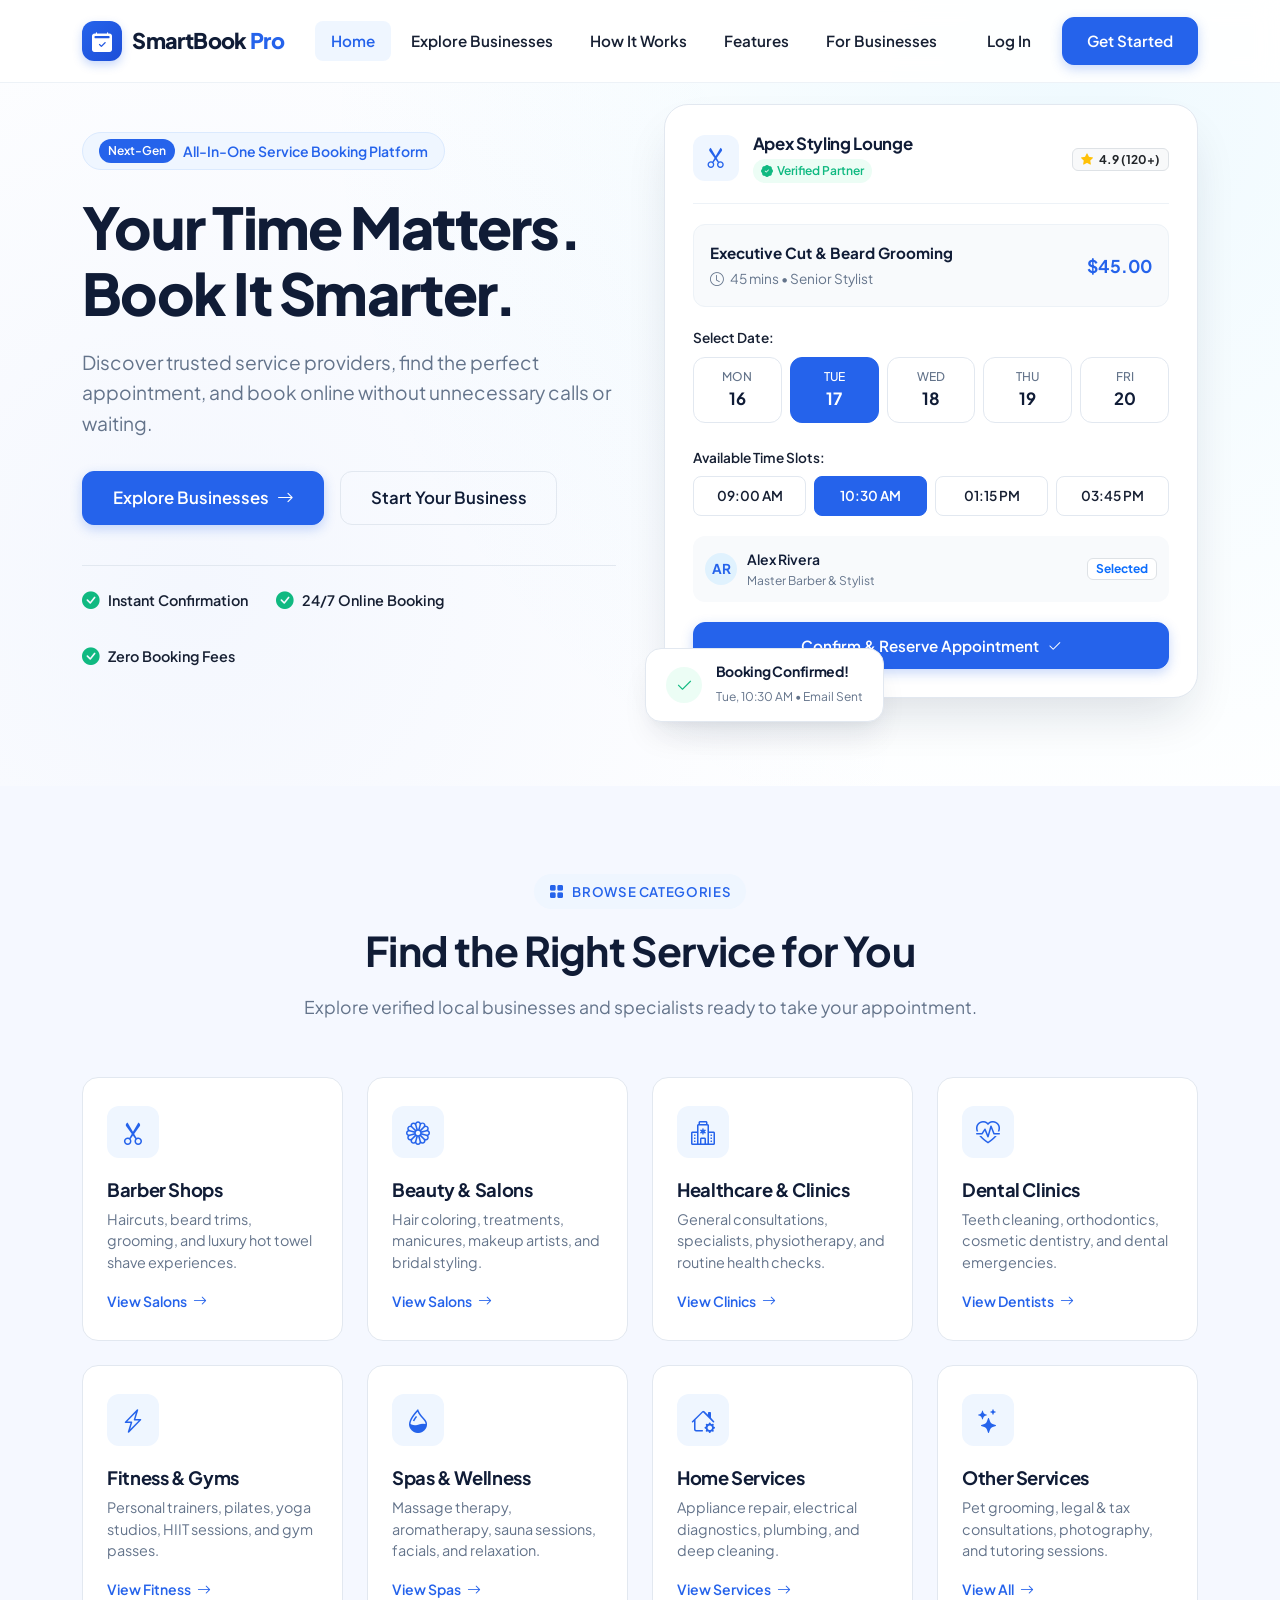
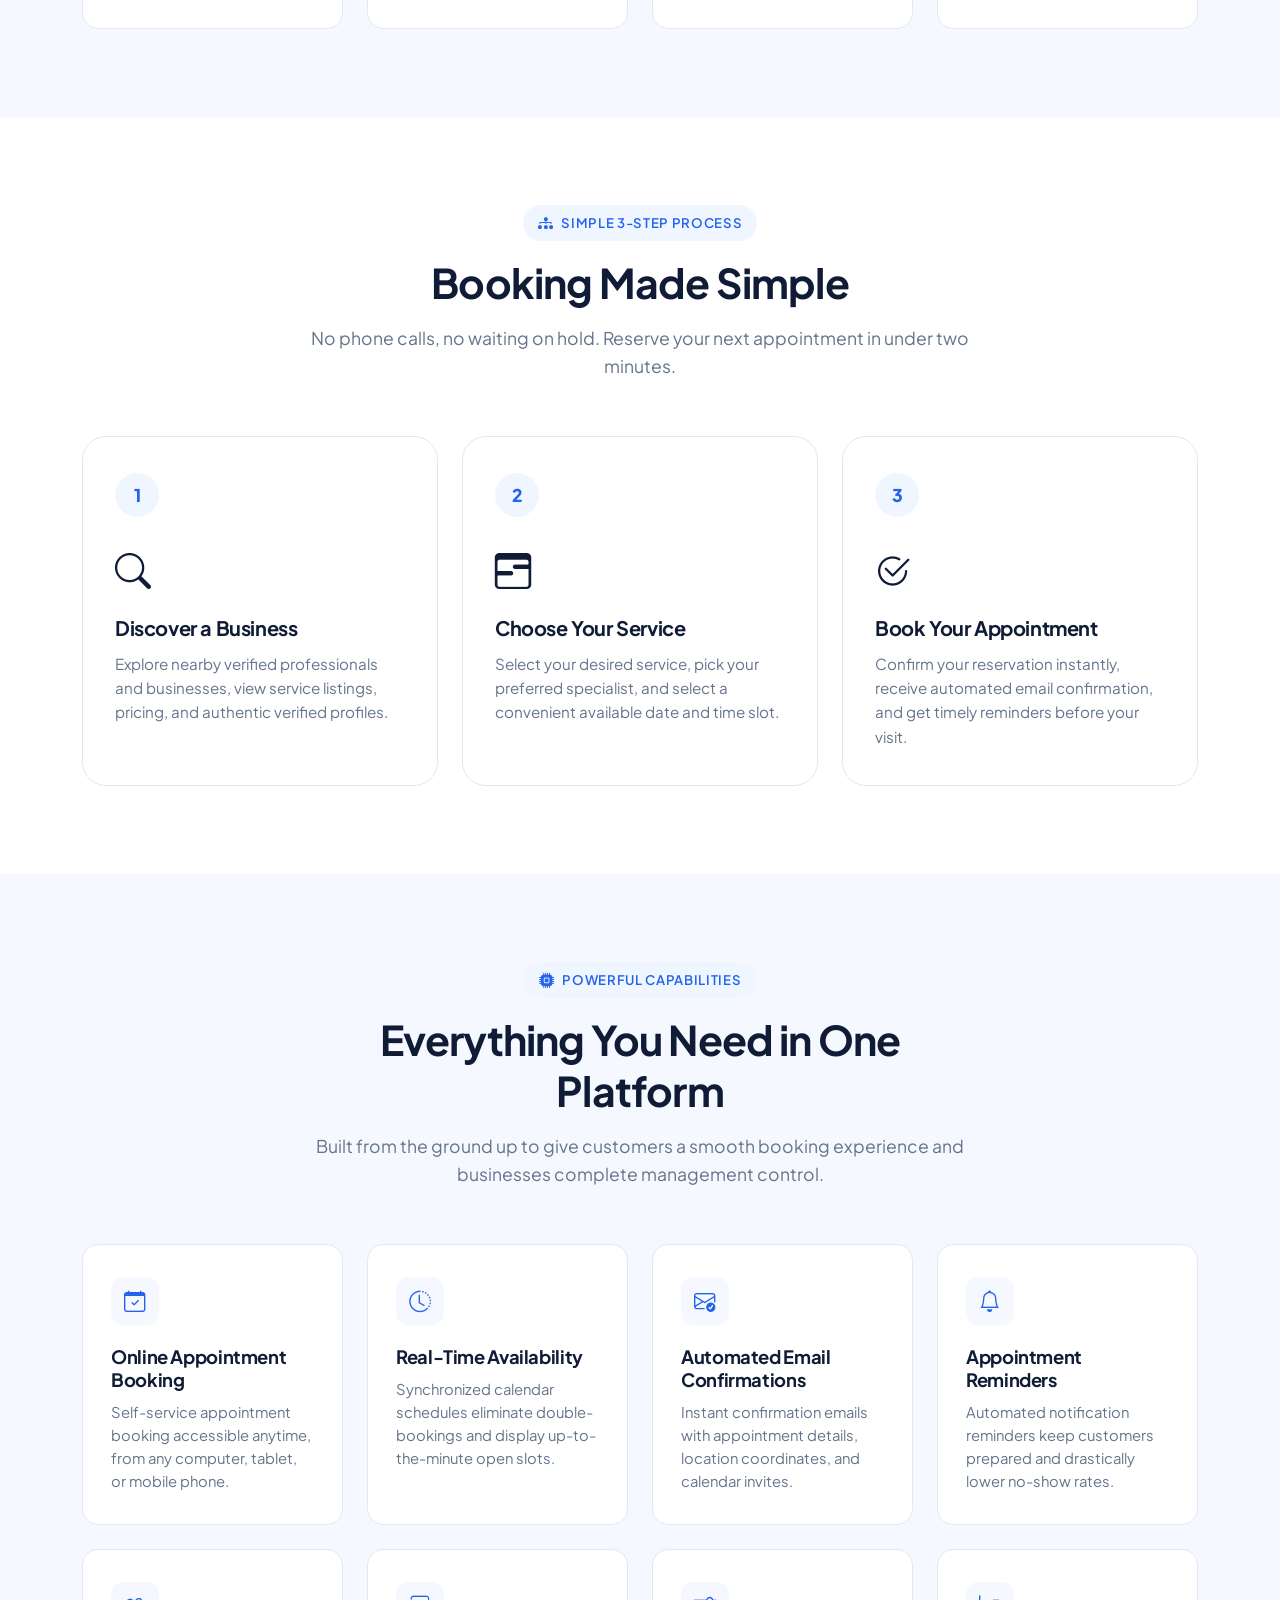
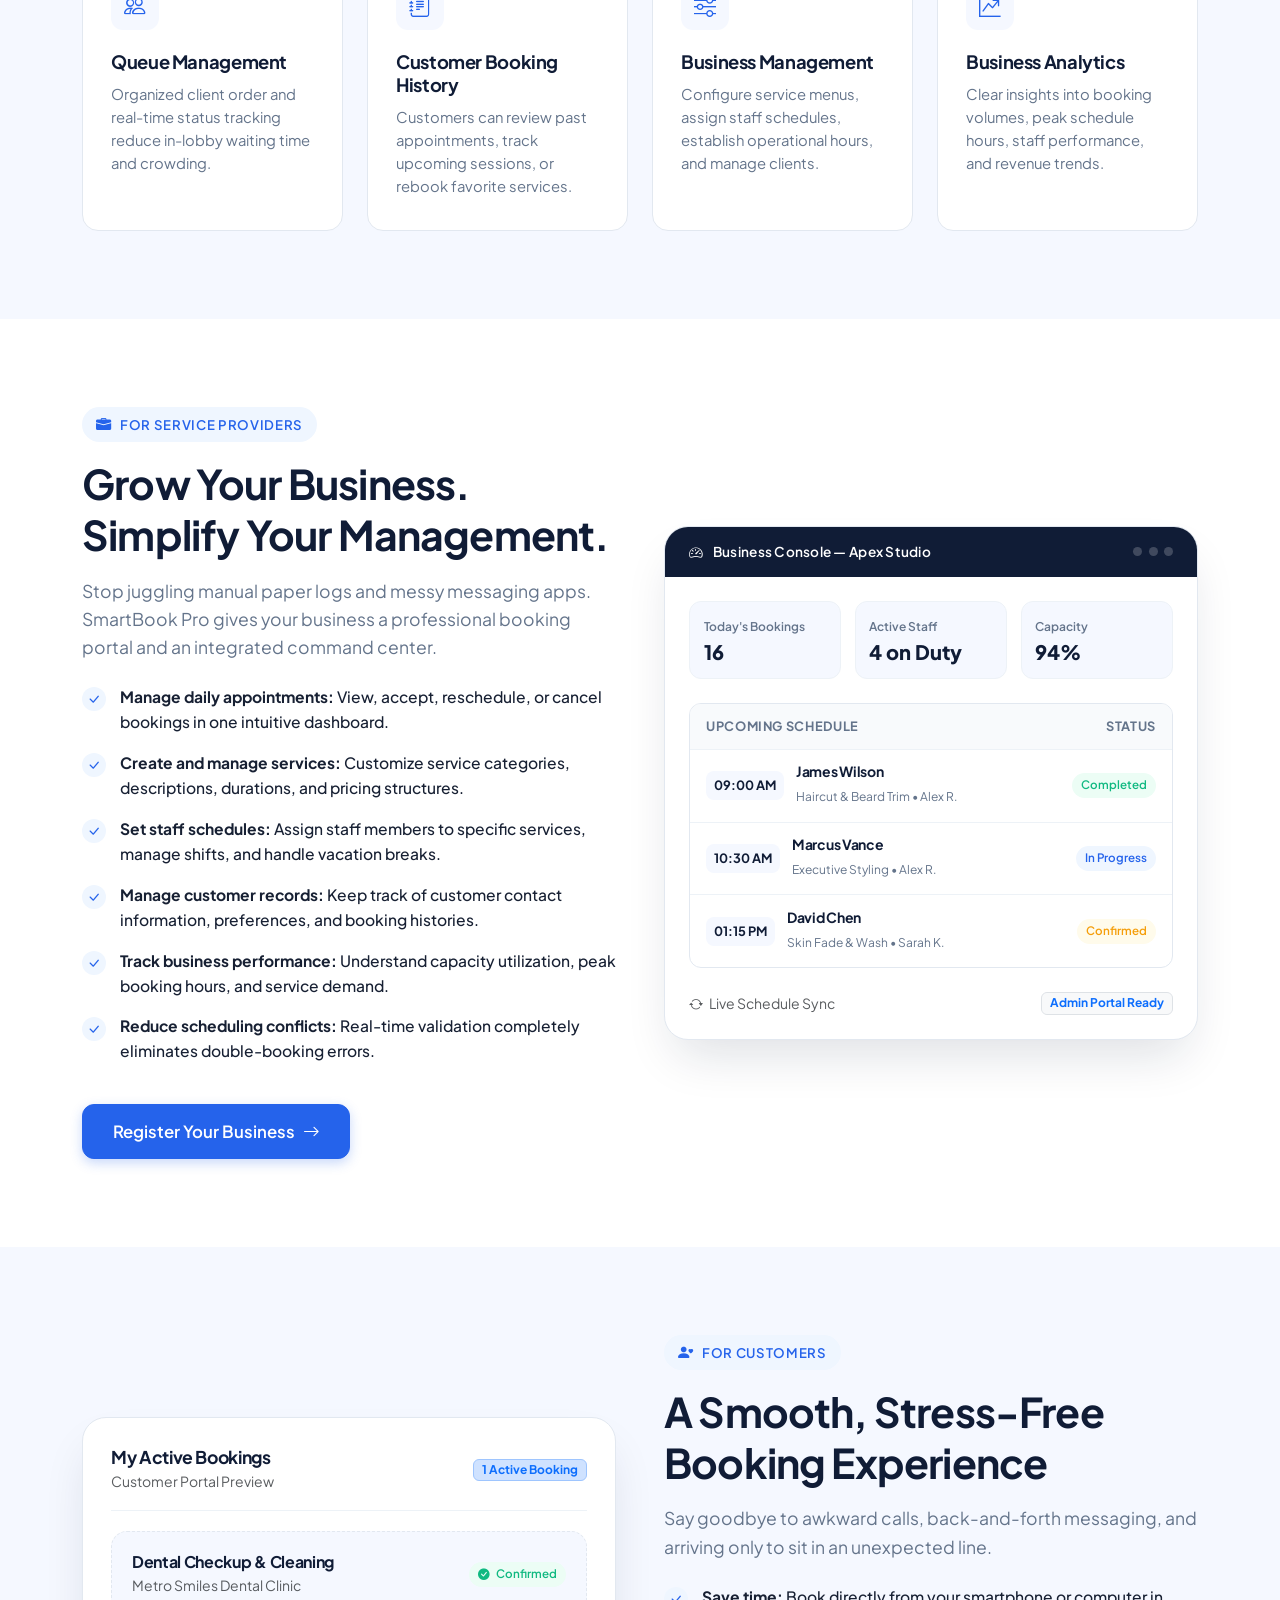
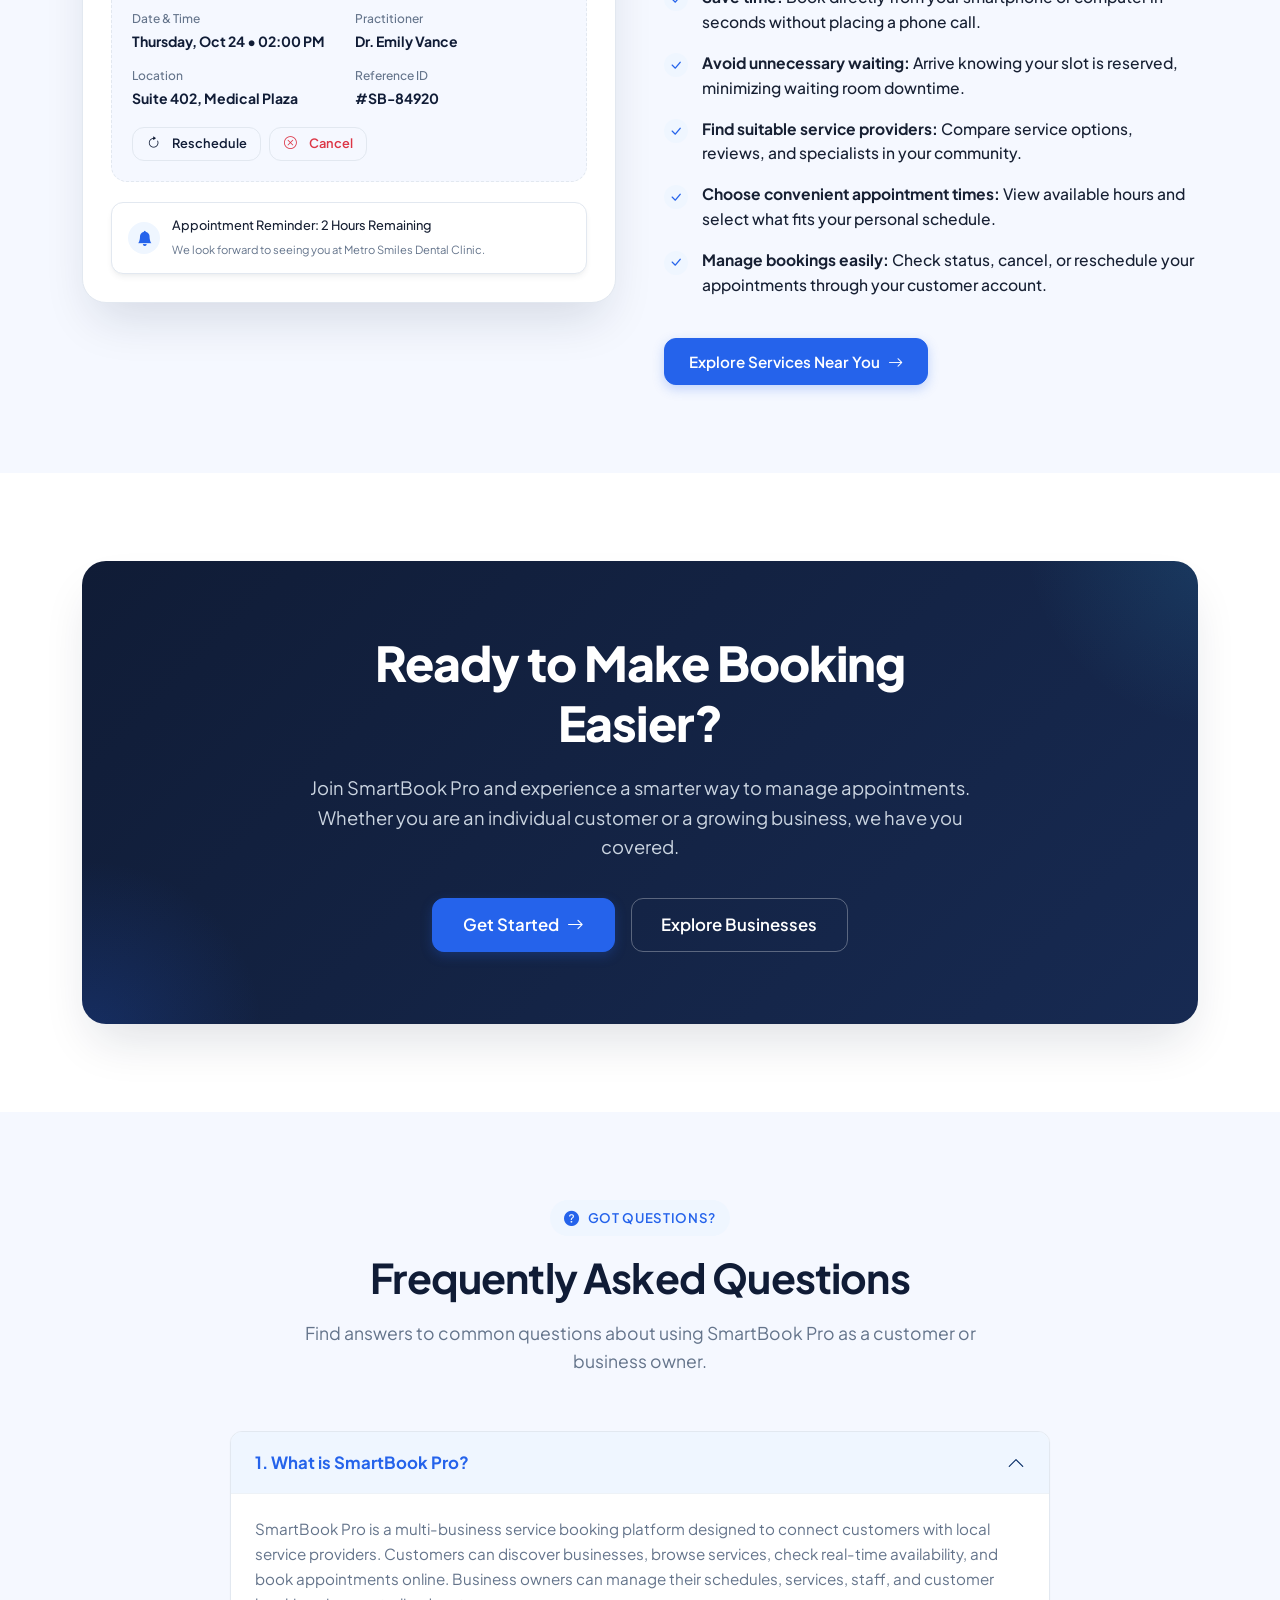
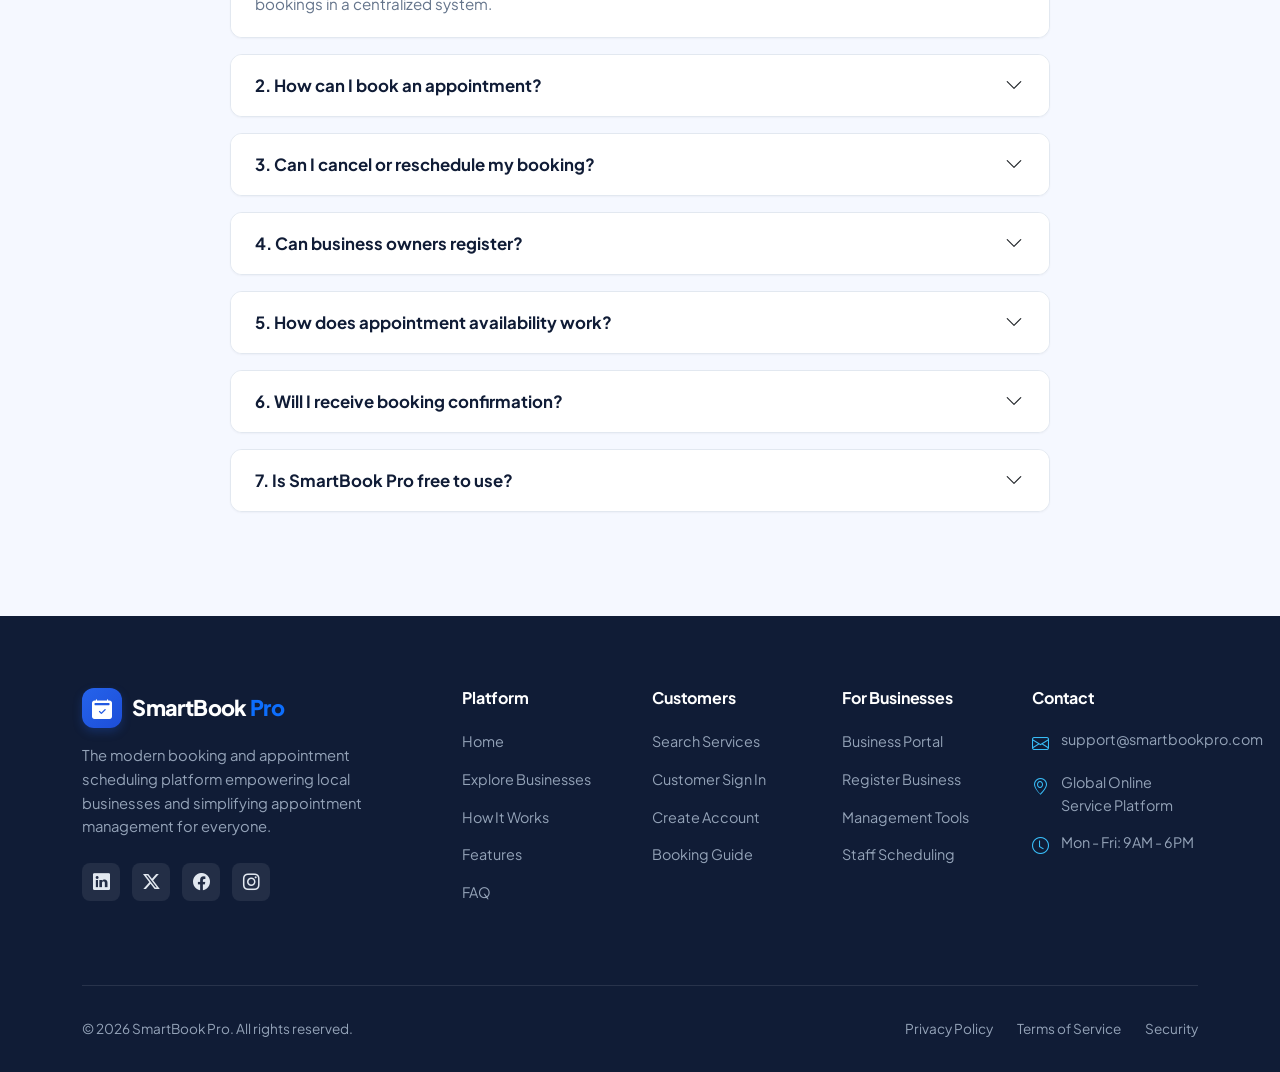
<file: client/index.html>
<!DOCTYPE html>
<html lang="en">
<head>
  <meta charset="UTF-8">
  <meta name="viewport" content="width=device-width, initial-scale=1.0">
  <meta name="description" content="SmartBook Pro is a modern multi-business booking platform. Discover trusted service providers, check real-time availability, and book appointments seamlessly.">
  <title>SmartBook Pro — Your Time Matters. Book It Smarter.</title>

  <!-- Google Fonts: Plus Jakarta Sans -->
  <link rel="preconnect" href="https://fonts.googleapis.com">
  <link rel="preconnect" href="https://fonts.gstatic.com" crossorigin>
  <link href="https://fonts.googleapis.com/css2?family=Plus+Jakarta+Sans:wght@400;500;600;700;800&display=swap" rel="stylesheet">

  <!-- Bootstrap 5 CSS -->
  <link href="https://cdn.jsdelivr.net/npm/bootstrap@5.3.3/dist/css/bootstrap.min.css" rel="stylesheet" integrity="sha384-QWTKZyjpPEjISv5WaRU9OFeRpok6YctnYmDr5pNlyT2bRjXh0JMhjY6hW+ALEwIH" crossorigin="anonymous">

  <!-- Bootstrap Icons -->
  <link rel="stylesheet" href="https://cdn.jsdelivr.net/npm/bootstrap-icons@1.11.3/font/bootstrap-icons.min.css">

  <!-- Custom Stylesheet -->
  <link rel="stylesheet" href="css/style.css">
</head>
<body>

  <!-- ========================================================================
       Section 1: Navigation Bar
       ======================================================================== -->
  <header>
    <nav class="navbar navbar-expand-lg fixed-top smartbook-navbar" id="mainNav">
      <div class="container">
        <!-- Brand Logo -->
        <a class="navbar-brand" href="#hero">
          <div class="brand-icon-wrapper">
            <i class="bi bi-calendar2-check-fill"></i>
          </div>
          <span class="brand-text">SmartBook <span>Pro</span></span>
        </a>

        <!-- Mobile Toggler -->
        <button class="navbar-toggler" type="button" data-bs-toggle="collapse" data-bs-target="#navbarContent" aria-controls="navbarContent" aria-expanded="false" aria-label="Toggle navigation">
          <i class="bi bi-list fs-4 text-dark"></i>
        </button>

        <!-- Navbar Links & Actions -->
        <div class="collapse navbar-collapse" id="navbarContent">
          <ul class="navbar-nav mx-auto mb-2 mb-lg-0">
            <li class="nav-item">
              <a class="nav-link active" href="#hero">Home</a>
            </li>
            <li class="nav-item">
              <a class="nav-link" href="#categories">Explore Businesses</a>
            </li>
            <li class="nav-item">
              <a class="nav-link" href="#how-it-works">How It Works</a>
            </li>
            <li class="nav-item">
              <a class="nav-link" href="#features">Features</a>
            </li>
            <li class="nav-item">
              <a class="nav-link" href="#for-business">For Businesses</a>
            </li>
          </ul>

          <div class="navbar-actions">
            <a href="pages/login.html" class="btn btn-nav-login">Log In</a>
            <a href="pages/register.html" class="btn btn-primary-custom">Get Started</a>
          </div>
        </div>
      </div>
    </nav>
  </header>

  <main>
    <!-- ======================================================================
         Section 2: Hero Section
         ====================================================================== -->
    <section class="hero-section" id="hero">
      <div class="container">
        <div class="row align-items-center g-5">
          <!-- Left Column: Copy & CTAs -->
          <div class="col-lg-6 hero-content">
            <div class="hero-pill reveal-on-scroll">
              <span class="hero-pill-badge">Next-Gen</span>
              <span>All-In-One Service Booking Platform</span>
            </div>

            <h1 class="hero-title reveal-on-scroll delay-1">
              Your Time Matters. Book It Smarter.
            </h1>

            <p class="hero-description reveal-on-scroll delay-2">
              Discover trusted service providers, find the perfect appointment, and book online without unnecessary calls or waiting.
            </p>

            <div class="hero-buttons reveal-on-scroll delay-3">
              <a href="#categories" class="btn btn-primary-custom btn-lg-custom">
                <span>Explore Businesses</span>
                <i class="bi bi-arrow-right"></i>
              </a>
              <a href="#for-business" class="btn btn-outline-custom btn-lg-custom">
                <span>Start Your Business</span>
              </a>
            </div>

            <div class="hero-trust-bar reveal-on-scroll delay-4">
              <div class="trust-item">
                <i class="bi bi-check-circle-fill"></i>
                <span>Instant Confirmation</span>
              </div>
              <div class="trust-item">
                <i class="bi bi-check-circle-fill"></i>
                <span>24/7 Online Booking</span>
              </div>
              <div class="trust-item">
                <i class="bi bi-check-circle-fill"></i>
                <span>Zero Booking Fees</span>
              </div>
            </div>
          </div>

          <!-- Right Column: High-Fidelity Interactive Booking Preview -->
          <div class="col-lg-6 hero-visual-wrapper reveal-on-scroll delay-2">
            <div class="booking-preview-card">
              <!-- Business Header -->
              <div class="preview-header">
                <div class="preview-business-info">
                  <div class="preview-business-avatar">
                    <i class="bi bi-scissors"></i>
                  </div>
                  <div class="preview-business-meta">
                    <h5>Apex Styling Lounge</h5>
                    <span class="preview-badge-verified">
                      <i class="bi bi-patch-check-fill"></i> Verified Partner
                    </span>
                  </div>
                </div>
                <div class="text-end">
                  <span class="badge bg-light text-dark border">
                    <i class="bi bi-star-fill text-warning me-1"></i> 4.9 (120+)
                  </span>
                </div>
              </div>

              <!-- Selected Service Summary -->
              <div class="preview-service-box">
                <div>
                  <div class="service-title">Executive Cut & Beard Grooming</div>
                  <div class="service-duration">
                    <i class="bi bi-clock me-1"></i> 45 mins • Senior Stylist
                  </div>
                </div>
                <div class="service-price">$45.00</div>
              </div>

              <!-- Interactive Date Picker Strip -->
              <span class="date-strip-label">Select Date:</span>
              <div class="date-pills-row" role="tablist">
                <div class="date-pill" tabindex="0">
                  <span class="day">Mon</span>
                  <span class="num">16</span>
                </div>
                <div class="date-pill active" tabindex="0">
                  <span class="day">Tue</span>
                  <span class="num">17</span>
                </div>
                <div class="date-pill" tabindex="0">
                  <span class="day">Wed</span>
                  <span class="num">18</span>
                </div>
                <div class="date-pill" tabindex="0">
                  <span class="day">Thu</span>
                  <span class="num">19</span>
                </div>
                <div class="date-pill" tabindex="0">
                  <span class="day">Fri</span>
                  <span class="num">20</span>
                </div>
              </div>

              <!-- Time Slots Grid -->
              <span class="date-strip-label">Available Time Slots:</span>
              <div class="time-slots-grid">
                <div class="time-slot">09:00 AM</div>
                <div class="time-slot selected">10:30 AM</div>
                <div class="time-slot">01:15 PM</div>
                <div class="time-slot">03:45 PM</div>
              </div>

              <!-- Specialist Row -->
              <div class="specialist-row">
                <div class="specialist-info">
                  <div class="specialist-avatar">AR</div>
                  <div>
                    <div class="specialist-name">Alex Rivera</div>
                    <div class="specialist-role">Master Barber & Stylist</div>
                  </div>
                </div>
                <span class="badge bg-white text-primary border">Selected</span>
              </div>

              <!-- Action Button inside card -->
              <a href="pages/register.html" class="btn btn-primary-custom w-100">
                <span>Confirm & Reserve Appointment</span>
                <i class="bi bi-check2"></i>
              </a>

              <!-- Floating Confirmation Notification Widget -->
              <div class="floating-success-card">
                <div class="floating-icon-check">
                  <i class="bi bi-check2"></i>
                </div>
                <div class="floating-text">
                  <h6>Booking Confirmed!</h6>
                  <span>Tue, 10:30 AM • Email Sent</span>
                </div>
              </div>
            </div>
          </div>
        </div>
      </div>
    </section>

    <!-- ======================================================================
         Section 3: Business Categories
         ====================================================================== -->
    <section class="section-padding bg-light-custom" id="categories">
      <div class="container">
        <div class="section-header reveal-on-scroll">
          <div class="section-badge">
            <i class="bi bi-grid-fill"></i>
            <span>Browse Categories</span>
          </div>
          <h2 class="section-title">Find the Right Service for You</h2>
          <p class="section-subtitle">
            Explore verified local businesses and specialists ready to take your appointment.
          </p>
        </div>

        <div class="row g-4">
          <!-- Category 1: Barber Shops -->
          <div class="col-sm-6 col-lg-3 reveal-on-scroll delay-1">
            <div class="category-card">
              <div class="category-icon-wrapper">
                <i class="bi bi-scissors"></i>
              </div>
              <h3 class="category-title">Barber Shops</h3>
              <p class="category-description">
                Haircuts, beard trims, grooming, and luxury hot towel shave experiences.
              </p>
              <a href="pages/explore.html?category=barber" class="category-link">
                <span>View Salons</span>
                <i class="bi bi-arrow-right"></i>
              </a>
            </div>
          </div>

          <!-- Category 2: Beauty & Salons -->
          <div class="col-sm-6 col-lg-3 reveal-on-scroll delay-2">
            <div class="category-card">
              <div class="category-icon-wrapper">
                <i class="bi bi-flower1"></i>
              </div>
              <h3 class="category-title">Beauty & Salons</h3>
              <p class="category-description">
                Hair coloring, treatments, manicures, makeup artists, and bridal styling.
              </p>
              <a href="pages/explore.html?category=beauty" class="category-link">
                <span>View Salons</span>
                <i class="bi bi-arrow-right"></i>
              </a>
            </div>
          </div>

          <!-- Category 3: Healthcare & Clinics -->
          <div class="col-sm-6 col-lg-3 reveal-on-scroll delay-3">
            <div class="category-card">
              <div class="category-icon-wrapper">
                <i class="bi bi-hospital"></i>
              </div>
              <h3 class="category-title">Healthcare & Clinics</h3>
              <p class="category-description">
                General consultations, specialists, physiotherapy, and routine health checks.
              </p>
              <a href="pages/explore.html?category=healthcare" class="category-link">
                <span>View Clinics</span>
                <i class="bi bi-arrow-right"></i>
              </a>
            </div>
          </div>

          <!-- Category 4: Dental Clinics -->
          <div class="col-sm-6 col-lg-3 reveal-on-scroll delay-4">
            <div class="category-card">
              <div class="category-icon-wrapper">
                <i class="bi bi-heart-pulse"></i>
              </div>
              <h3 class="category-title">Dental Clinics</h3>
              <p class="category-description">
                Teeth cleaning, orthodontics, cosmetic dentistry, and dental emergencies.
              </p>
              <a href="pages/explore.html?category=dental" class="category-link">
                <span>View Dentists</span>
                <i class="bi bi-arrow-right"></i>
              </a>
            </div>
          </div>

          <!-- Category 5: Fitness & Gyms -->
          <div class="col-sm-6 col-lg-3 reveal-on-scroll delay-1">
            <div class="category-card">
              <div class="category-icon-wrapper">
                <i class="bi bi-lightning-charge"></i>
              </div>
              <h3 class="category-title">Fitness & Gyms</h3>
              <p class="category-description">
                Personal trainers, pilates, yoga studios, HIIT sessions, and gym passes.
              </p>
              <a href="pages/explore.html?category=fitness" class="category-link">
                <span>View Fitness</span>
                <i class="bi bi-arrow-right"></i>
              </a>
            </div>
          </div>

          <!-- Category 6: Spas & Wellness -->
          <div class="col-sm-6 col-lg-3 reveal-on-scroll delay-2">
            <div class="category-card">
              <div class="category-icon-wrapper">
                <i class="bi bi-droplet-half"></i>
              </div>
              <h3 class="category-title">Spas & Wellness</h3>
              <p class="category-description">
                Massage therapy, aromatherapy, sauna sessions, facials, and relaxation.
              </p>
              <a href="pages/explore.html?category=spa" class="category-link">
                <span>View Spas</span>
                <i class="bi bi-arrow-right"></i>
              </a>
            </div>
          </div>

          <!-- Category 7: Home Services -->
          <div class="col-sm-6 col-lg-3 reveal-on-scroll delay-3">
            <div class="category-card">
              <div class="category-icon-wrapper">
                <i class="bi bi-house-gear"></i>
              </div>
              <h3 class="category-title">Home Services</h3>
              <p class="category-description">
                Appliance repair, electrical diagnostics, plumbing, and deep cleaning.
              </p>
              <a href="pages/explore.html?category=home" class="category-link">
                <span>View Services</span>
                <i class="bi bi-arrow-right"></i>
              </a>
            </div>
          </div>

          <!-- Category 8: Other Services -->
          <div class="col-sm-6 col-lg-3 reveal-on-scroll delay-4">
            <div class="category-card">
              <div class="category-icon-wrapper">
                <i class="bi bi-stars"></i>
              </div>
              <h3 class="category-title">Other Services</h3>
              <p class="category-description">
                Pet grooming, legal & tax consultations, photography, and tutoring sessions.
              </p>
              <a href="pages/explore.html?category=other" class="category-link">
                <span>View All</span>
                <i class="bi bi-arrow-right"></i>
              </a>
            </div>
          </div>
        </div>
      </div>
    </section>

    <!-- ======================================================================
         Section 4: How It Works
         ====================================================================== -->
    <section class="section-padding how-it-works-section" id="how-it-works">
      <div class="container">
        <div class="section-header reveal-on-scroll">
          <div class="section-badge">
            <i class="bi bi-diagram-3-fill"></i>
            <span>Simple 3-Step Process</span>
          </div>
          <h2 class="section-title">Booking Made Simple</h2>
          <p class="section-subtitle">
            No phone calls, no waiting on hold. Reserve your next appointment in under two minutes.
          </p>
        </div>

        <div class="row g-4">
          <!-- Step 1 -->
          <div class="col-md-4 reveal-on-scroll delay-1">
            <div class="step-card">
              <div class="step-number-badge">1</div>
              <div class="step-icon-wrapper">
                <i class="bi bi-search"></i>
              </div>
              <h3 class="step-title">Discover a Business</h3>
              <p class="step-description">
                Explore nearby verified professionals and businesses, view service listings, pricing, and authentic verified profiles.
              </p>
            </div>
          </div>

          <!-- Step 2 -->
          <div class="col-md-4 reveal-on-scroll delay-2">
            <div class="step-card">
              <div class="step-number-badge">2</div>
              <div class="step-icon-wrapper">
                <i class="bi bi-calendar3-range"></i>
              </div>
              <h3 class="step-title">Choose Your Service</h3>
              <p class="step-description">
                Select your desired service, pick your preferred specialist, and select a convenient available date and time slot.
              </p>
            </div>
          </div>

          <!-- Step 3 -->
          <div class="col-md-4 reveal-on-scroll delay-3">
            <div class="step-card">
              <div class="step-number-badge">3</div>
              <div class="step-icon-wrapper">
                <i class="bi bi-check2-circle"></i>
              </div>
              <h3 class="step-title">Book Your Appointment</h3>
              <p class="step-description">
                Confirm your reservation instantly, receive automated email confirmation, and get timely reminders before your visit.
              </p>
            </div>
          </div>
        </div>
      </div>
    </section>

    <!-- ======================================================================
         Section 5: Platform Features
         ====================================================================== -->
    <section class="section-padding bg-light-custom" id="features">
      <div class="container">
        <div class="section-header reveal-on-scroll">
          <div class="section-badge">
            <i class="bi bi-cpu-fill"></i>
            <span>Powerful Capabilities</span>
          </div>
          <h2 class="section-title">Everything You Need in One Platform</h2>
          <p class="section-subtitle">
            Built from the ground up to give customers a smooth booking experience and businesses complete management control.
          </p>
        </div>

        <div class="row g-4">
          <!-- Feature 1: Online Appointment Booking -->
          <div class="col-md-6 col-lg-3 reveal-on-scroll delay-1">
            <div class="feature-card">
              <div class="feature-icon-wrapper">
                <i class="bi bi-calendar-check"></i>
              </div>
              <h3 class="feature-title">Online Appointment Booking</h3>
              <p class="feature-description">
                Self-service appointment booking accessible anytime, from any computer, tablet, or mobile phone.
              </p>
            </div>
          </div>

          <!-- Feature 2: Real-Time Availability -->
          <div class="col-md-6 col-lg-3 reveal-on-scroll delay-2">
            <div class="feature-card">
              <div class="feature-icon-wrapper">
                <i class="bi bi-clock-history"></i>
              </div>
              <h3 class="feature-title">Real-Time Availability</h3>
              <p class="feature-description">
                Synchronized calendar schedules eliminate double-bookings and display up-to-the-minute open slots.
              </p>
            </div>
          </div>

          <!-- Feature 3: Automated Email Confirmations -->
          <div class="col-md-6 col-lg-3 reveal-on-scroll delay-3">
            <div class="feature-card">
              <div class="feature-icon-wrapper">
                <i class="bi bi-envelope-check"></i>
              </div>
              <h3 class="feature-title">Automated Email Confirmations</h3>
              <p class="feature-description">
                Instant confirmation emails with appointment details, location coordinates, and calendar invites.
              </p>
            </div>
          </div>

          <!-- Feature 4: Appointment Reminders -->
          <div class="col-md-6 col-lg-3 reveal-on-scroll delay-4">
            <div class="feature-card">
              <div class="feature-icon-wrapper">
                <i class="bi bi-bell"></i>
              </div>
              <h3 class="feature-title">Appointment Reminders</h3>
              <p class="feature-description">
                Automated notification reminders keep customers prepared and drastically lower no-show rates.
              </p>
            </div>
          </div>

          <!-- Feature 5: Queue Management -->
          <div class="col-md-6 col-lg-3 reveal-on-scroll delay-1">
            <div class="feature-card">
              <div class="feature-icon-wrapper">
                <i class="bi bi-people"></i>
              </div>
              <h3 class="feature-title">Queue Management</h3>
              <p class="feature-description">
                Organized client order and real-time status tracking reduce in-lobby waiting time and crowding.
              </p>
            </div>
          </div>

          <!-- Feature 6: Customer Booking History -->
          <div class="col-md-6 col-lg-3 reveal-on-scroll delay-2">
            <div class="feature-card">
              <div class="feature-icon-wrapper">
                <i class="bi bi-journal-text"></i>
              </div>
              <h3 class="feature-title">Customer Booking History</h3>
              <p class="feature-description">
                Customers can review past appointments, track upcoming sessions, or rebook favorite services.
              </p>
            </div>
          </div>

          <!-- Feature 7: Business Management -->
          <div class="col-md-6 col-lg-3 reveal-on-scroll delay-3">
            <div class="feature-card">
              <div class="feature-icon-wrapper">
                <i class="bi bi-sliders"></i>
              </div>
              <h3 class="feature-title">Business Management</h3>
              <p class="feature-description">
                Configure service menus, assign staff schedules, establish operational hours, and manage clients.
              </p>
            </div>
          </div>

          <!-- Feature 8: Business Analytics -->
          <div class="col-md-6 col-lg-3 reveal-on-scroll delay-4">
            <div class="feature-card">
              <div class="feature-icon-wrapper">
                <i class="bi bi-graph-up-arrow"></i>
              </div>
              <h3 class="feature-title">Business Analytics</h3>
              <p class="feature-description">
                Clear insights into booking volumes, peak schedule hours, staff performance, and revenue trends.
              </p>
            </div>
          </div>
        </div>
      </div>
    </section>

    <!-- ======================================================================
         Section 6: For Business Owners
         ====================================================================== -->
    <section class="section-padding" id="for-business">
      <div class="container">
        <div class="row align-items-center g-5">
          <!-- Left Column: Business Benefits -->
          <div class="col-lg-6 reveal-on-scroll">
            <div class="section-badge">
              <i class="bi bi-briefcase-fill"></i>
              <span>For Service Providers</span>
            </div>

            <h2 class="section-title">
              Grow Your Business. Simplify Your Management.
            </h2>

            <p class="section-subtitle mb-4">
              Stop juggling manual paper logs and messy messaging apps. SmartBook Pro gives your business a professional booking portal and an integrated command center.
            </p>

            <ul class="business-benefit-list">
              <li class="business-benefit-item">
                <div class="benefit-check-icon"><i class="bi bi-check-lg"></i></div>
                <div class="benefit-text"><strong>Manage daily appointments:</strong> View, accept, reschedule, or cancel bookings in one intuitive dashboard.</div>
              </li>
              <li class="business-benefit-item">
                <div class="benefit-check-icon"><i class="bi bi-check-lg"></i></div>
                <div class="benefit-text"><strong>Create and manage services:</strong> Customize service categories, descriptions, durations, and pricing structures.</div>
              </li>
              <li class="business-benefit-item">
                <div class="benefit-check-icon"><i class="bi bi-check-lg"></i></div>
                <div class="benefit-text"><strong>Set staff schedules:</strong> Assign staff members to specific services, manage shifts, and handle vacation breaks.</div>
              </li>
              <li class="business-benefit-item">
                <div class="benefit-check-icon"><i class="bi bi-check-lg"></i></div>
                <div class="benefit-text"><strong>Manage customer records:</strong> Keep track of customer contact information, preferences, and booking histories.</div>
              </li>
              <li class="business-benefit-item">
                <div class="benefit-check-icon"><i class="bi bi-check-lg"></i></div>
                <div class="benefit-text"><strong>Track business performance:</strong> Understand capacity utilization, peak booking hours, and service demand.</div>
              </li>
              <li class="business-benefit-item">
                <div class="benefit-check-icon"><i class="bi bi-check-lg"></i></div>
                <div class="benefit-text"><strong>Reduce scheduling conflicts:</strong> Real-time validation completely eliminates double-booking errors.</div>
              </li>
            </ul>

            <div class="pt-2">
              <a href="pages/register.html?type=business" class="btn btn-primary-custom btn-lg-custom">
                <span>Register Your Business</span>
                <i class="bi bi-arrow-right"></i>
              </a>
            </div>
          </div>

          <!-- Right Column: Business Dashboard Preview Mockup -->
          <div class="col-lg-6 reveal-on-scroll delay-2">
            <div class="dashboard-preview-card">
              <!-- Top bar -->
              <div class="dashboard-mockup-topbar">
                <div class="dashboard-mockup-title">
                  <i class="bi bi-speedometer2"></i>
                  <span>Business Console — Apex Studio</span>
                </div>
                <div class="dashboard-mockup-controls">
                  <span class="mockup-dot"></span>
                  <span class="mockup-dot"></span>
                  <span class="mockup-dot"></span>
                </div>
              </div>

              <!-- Dashboard Body -->
              <div class="dashboard-mockup-body">
                <!-- Metrics Row -->
                <div class="stats-grid-row">
                  <div class="stat-metric-card">
                    <span class="stat-metric-label">Today's Bookings</span>
                    <div class="stat-metric-value">16</div>
                  </div>
                  <div class="stat-metric-card">
                    <span class="stat-metric-label">Active Staff</span>
                    <div class="stat-metric-value">4 on Duty</div>
                  </div>
                  <div class="stat-metric-card">
                    <span class="stat-metric-label">Capacity</span>
                    <div class="stat-metric-value">94%</div>
                  </div>
                </div>

                <!-- Schedule List -->
                <div class="appointments-preview-list">
                  <div class="preview-list-header">
                    <span>Upcoming Schedule</span>
                    <span>Status</span>
                  </div>

                  <div class="appointment-preview-item">
                    <div class="d-flex align-items-center">
                      <span class="appointment-time-badge">09:00 AM</span>
                      <div class="appointment-info">
                        <h6>James Wilson</h6>
                        <span>Haircut & Beard Trim • Alex R.</span>
                      </div>
                    </div>
                    <span class="badge-status badge-status-completed">Completed</span>
                  </div>

                  <div class="appointment-preview-item">
                    <div class="d-flex align-items-center">
                      <span class="appointment-time-badge">10:30 AM</span>
                      <div class="appointment-info">
                        <h6>Marcus Vance</h6>
                        <span>Executive Styling • Alex R.</span>
                      </div>
                    </div>
                    <span class="badge-status badge-status-active">In Progress</span>
                  </div>

                  <div class="appointment-preview-item">
                    <div class="d-flex align-items-center">
                      <span class="appointment-time-badge">01:15 PM</span>
                      <div class="appointment-info">
                        <h6>David Chen</h6>
                        <span>Skin Fade & Wash • Sarah K.</span>
                      </div>
                    </div>
                    <span class="badge-status badge-status-upcoming">Confirmed</span>
                  </div>
                </div>

                <!-- Bottom Quick Actions -->
                <div class="d-flex justify-content-between align-items-center mt-3 pt-2">
                  <span class="text-muted small">
                    <i class="bi bi-arrow-repeat me-1"></i> Live Schedule Sync
                  </span>
                  <span class="badge bg-light text-primary border">Admin Portal Ready</span>
                </div>
              </div>
            </div>
          </div>
        </div>
      </div>
    </section>

    <!-- ======================================================================
         Section 7: Better Customer Experience
         ====================================================================== -->
    <section class="section-padding bg-light-custom" id="customer-experience">
      <div class="container">
        <div class="row align-items-center g-5">
          <!-- Left Column: Visual Representation of Customer Card -->
          <div class="col-lg-6 order-2 order-lg-1 reveal-on-scroll">
            <div class="customer-experience-card">
              <div class="customer-card-header">
                <div>
                  <h5 class="fw-bold">My Active Bookings</h5>
                  <span class="text-muted small">Customer Portal Preview</span>
                </div>
                <span class="badge bg-primary-subtle text-primary border border-primary-subtle">
                  1 Active Booking
                </span>
              </div>

              <!-- Ticket Box -->
              <div class="booking-ticket">
                <div class="ticket-header">
                  <div>
                    <h6 class="mb-0 fw-bold">Dental Checkup & Cleaning</h6>
                    <span class="text-muted small">Metro Smiles Dental Clinic</span>
                  </div>
                  <span class="badge-status badge-status-completed">
                    <i class="bi bi-check-circle-fill me-1"></i> Confirmed
                  </span>
                </div>

                <div class="ticket-details">
                  <div class="ticket-detail-item">
                    <span>Date & Time</span>
                    <strong>Thursday, Oct 24 • 02:00 PM</strong>
                  </div>
                  <div class="ticket-detail-item">
                    <span>Practitioner</span>
                    <strong>Dr. Emily Vance</strong>
                  </div>
                  <div class="ticket-detail-item">
                    <span>Location</span>
                    <strong>Suite 402, Medical Plaza</strong>
                  </div>
                  <div class="ticket-detail-item">
                    <span>Reference ID</span>
                    <strong>#SB-84920</strong>
                  </div>
                </div>

                <div class="ticket-actions">
                  <button class="btn btn-sm btn-outline-custom" type="button">
                    <i class="bi bi-arrow-clockwise me-1"></i> Reschedule
                  </button>
                  <button class="btn btn-sm btn-outline-custom text-danger" type="button">
                    <i class="bi bi-x-circle me-1"></i> Cancel
                  </button>
                </div>
              </div>

              <!-- Notification Alert Preview -->
              <div class="notification-pill">
                <div class="notification-icon">
                  <i class="bi bi-bell-fill"></i>
                </div>
                <div class="notification-text">
                  <p>Appointment Reminder: 2 Hours Remaining</p>
                  <span>We look forward to seeing you at Metro Smiles Dental Clinic.</span>
                </div>
              </div>
            </div>
          </div>

          <!-- Right Column: Customer Benefits Explanation -->
          <div class="col-lg-6 order-1 order-lg-2 reveal-on-scroll delay-2">
            <div class="section-badge">
              <i class="bi bi-person-heart"></i>
              <span>For Customers</span>
            </div>

            <h2 class="section-title">
              A Smooth, Stress-Free Booking Experience
            </h2>

            <p class="section-subtitle mb-4">
              Say goodbye to awkward calls, back-and-forth messaging, and arriving only to sit in an unexpected line.
            </p>

            <ul class="business-benefit-list">
              <li class="business-benefit-item">
                <div class="benefit-check-icon"><i class="bi bi-check-lg"></i></div>
                <div class="benefit-text"><strong>Save time:</strong> Book directly from your smartphone or computer in seconds without placing a phone call.</div>
              </li>
              <li class="business-benefit-item">
                <div class="benefit-check-icon"><i class="bi bi-check-lg"></i></div>
                <div class="benefit-text"><strong>Avoid unnecessary waiting:</strong> Arrive knowing your slot is reserved, minimizing waiting room downtime.</div>
              </li>
              <li class="business-benefit-item">
                <div class="benefit-check-icon"><i class="bi bi-check-lg"></i></div>
                <div class="benefit-text"><strong>Find suitable service providers:</strong> Compare service options, reviews, and specialists in your community.</div>
              </li>
              <li class="business-benefit-item">
                <div class="benefit-check-icon"><i class="bi bi-check-lg"></i></div>
                <div class="benefit-text"><strong>Choose convenient appointment times:</strong> View available hours and select what fits your personal schedule.</div>
              </li>
              <li class="business-benefit-item">
                <div class="benefit-check-icon"><i class="bi bi-check-lg"></i></div>
                <div class="benefit-text"><strong>Manage bookings easily:</strong> Check status, cancel, or reschedule your appointments through your customer account.</div>
              </li>
            </ul>

            <div class="pt-2">
              <a href="#categories" class="btn btn-primary-custom">
                <span>Explore Services Near You</span>
                <i class="bi bi-arrow-right"></i>
              </a>
            </div>
          </div>
        </div>
      </div>
    </section>

    <!-- ======================================================================
         Section 8: Call to Action (CTA)
         ====================================================================== -->
    <section class="section-padding" id="cta">
      <div class="container">
        <div class="cta-wrapper reveal-on-scroll">
          <div class="cta-content">
            <h2 class="cta-title">Ready to Make Booking Easier?</h2>
            <p class="cta-description">
              Join SmartBook Pro and experience a smarter way to manage appointments. Whether you are an individual customer or a growing business, we have you covered.
            </p>
            <div class="cta-buttons">
              <a href="pages/register.html" class="btn btn-primary-custom btn-lg-custom">
                <span>Get Started</span>
                <i class="bi bi-arrow-right"></i>
              </a>
              <a href="#categories" class="btn btn-outline-light-custom btn-lg-custom">
                <span>Explore Businesses</span>
              </a>
            </div>
          </div>
        </div>
      </div>
    </section>

    <!-- ======================================================================
         Section 9: Frequently Asked Questions (FAQ)
         ====================================================================== -->
    <section class="section-padding bg-light-custom" id="faq">
      <div class="container">
        <div class="section-header reveal-on-scroll">
          <div class="section-badge">
            <i class="bi bi-question-circle-fill"></i>
            <span>Got Questions?</span>
          </div>
          <h2 class="section-title">Frequently Asked Questions</h2>
          <p class="section-subtitle">
            Find answers to common questions about using SmartBook Pro as a customer or business owner.
          </p>
        </div>

        <div class="accordion accordion-custom reveal-on-scroll delay-1" id="faqAccordion">
          <!-- FAQ 1 -->
          <div class="accordion-item">
            <h3 class="accordion-header" id="headingOne">
              <button class="accordion-button" type="button" data-bs-toggle="collapse" data-bs-target="#collapseOne" aria-expanded="true" aria-controls="collapseOne">
                1. What is SmartBook Pro?
              </button>
            </h3>
            <div id="collapseOne" class="accordion-collapse collapse show" aria-labelledby="headingOne" data-bs-parent="#faqAccordion">
              <div class="accordion-body">
                SmartBook Pro is a multi-business service booking platform designed to connect customers with local service providers. Customers can discover businesses, browse services, check real-time availability, and book appointments online. Business owners can manage their schedules, services, staff, and customer bookings in a centralized system.
              </div>
            </div>
          </div>

          <!-- FAQ 2 -->
          <div class="accordion-item">
            <h3 class="accordion-header" id="headingTwo">
              <button class="accordion-button collapsed" type="button" data-bs-toggle="collapse" data-bs-target="#collapseTwo" aria-expanded="false" aria-controls="collapseTwo">
                2. How can I book an appointment?
              </button>
            </h3>
            <div id="collapseTwo" class="accordion-collapse collapse" aria-labelledby="headingTwo" data-bs-parent="#faqAccordion">
              <div class="accordion-body">
                Booking an appointment is straightforward: browse or search for a business by category or location, select the specific service and practitioner you need, choose an available date and time slot from the live calendar, and confirm your reservation.
              </div>
            </div>
          </div>

          <!-- FAQ 3 -->
          <div class="accordion-item">
            <h3 class="accordion-header" id="headingThree">
              <button class="accordion-button collapsed" type="button" data-bs-toggle="collapse" data-bs-target="#collapseThree" aria-expanded="false" aria-controls="collapseThree">
                3. Can I cancel or reschedule my booking?
              </button>
            </h3>
            <div id="collapseThree" class="accordion-collapse collapse" aria-labelledby="headingThree" data-bs-parent="#faqAccordion">
              <div class="accordion-body">
                Yes. Customers can view their active appointments inside their account portal or via their booking confirmation link and request a reschedule or cancellation in accordance with the individual business's cancellation policies.
              </div>
            </div>
          </div>

          <!-- FAQ 4 -->
          <div class="accordion-item">
            <h3 class="accordion-header" id="headingFour">
              <button class="accordion-button collapsed" type="button" data-bs-toggle="collapse" data-bs-target="#collapseFour" aria-expanded="false" aria-controls="collapseFour">
                4. Can business owners register?
              </button>
            </h3>
            <div id="collapseFour" class="accordion-collapse collapse" aria-labelledby="headingFour" data-bs-parent="#faqAccordion">
              <div class="accordion-body">
                Yes. Service providers such as barbers, salons, wellness spas, clinics, fitness trainers, and home technicians can register their business on SmartBook Pro. Once registered, businesses will have dedicated dashboard tools to set up services, staff schedules, and manage incoming customer appointments.
              </div>
            </div>
          </div>

          <!-- FAQ 5 -->
          <div class="accordion-item">
            <h3 class="accordion-header" id="headingFive">
              <button class="accordion-button collapsed" type="button" data-bs-toggle="collapse" data-bs-target="#collapseFive" aria-expanded="false" aria-controls="collapseFive">
                5. How does appointment availability work?
              </button>
            </h3>
            <div id="collapseFive" class="accordion-collapse collapse" aria-labelledby="headingFive" data-bs-parent="#faqAccordion">
              <div class="accordion-body">
                Appointment availability is generated in real time based on each business's operational hours, staff shift schedules, and currently confirmed bookings. As soon as a slot is booked, it is instantly updated to prevent double bookings.
              </div>
            </div>
          </div>

          <!-- FAQ 6 -->
          <div class="accordion-item">
            <h3 class="accordion-header" id="headingSix">
              <button class="accordion-button collapsed" type="button" data-bs-toggle="collapse" data-bs-target="#collapseSix" aria-expanded="false" aria-controls="collapseSix">
                6. Will I receive booking confirmation?
              </button>
            </h3>
            <div id="collapseSix" class="accordion-collapse collapse" aria-labelledby="headingSix" data-bs-parent="#faqAccordion">
              <div class="accordion-body">
                Yes. Once an appointment is booked, SmartBook Pro sends an automated email confirmation containing appointment details, service duration, location information, and calendar integration links. Automated reminder notifications are also scheduled prior to the visit.
              </div>
            </div>
          </div>

          <!-- FAQ 7 -->
          <div class="accordion-item">
            <h3 class="accordion-header" id="headingSeven">
              <button class="accordion-button collapsed" type="button" data-bs-toggle="collapse" data-bs-target="#collapseSeven" aria-expanded="false" aria-controls="collapseSeven">
                7. Is SmartBook Pro free to use?
              </button>
            </h3>
            <div id="collapseSeven" class="accordion-collapse collapse" aria-labelledby="headingSeven" data-bs-parent="#faqAccordion">
              <div class="accordion-body">
                For customers, searching and booking appointments on SmartBook Pro is free. For business owners, flexible onboarding tiers and management plans will be available as backend registration and administration modules roll out.
              </div>
            </div>
          </div>
        </div>
      </div>
    </section>
  </main>

  <!-- ========================================================================
       Section 10: Footer
       ======================================================================== -->
  <footer class="smartbook-footer">
    <div class="container">
      <div class="row g-4">
        <!-- Col 1: Brand & Bio -->
        <div class="col-lg-4 col-md-6 footer-brand">
          <a class="navbar-brand text-white" href="#hero">
            <div class="brand-icon-wrapper">
              <i class="bi bi-calendar2-check-fill"></i>
            </div>
            <span class="brand-text">SmartBook <span class="text-primary">Pro</span></span>
          </a>
          <p class="footer-description">
            The modern booking and appointment scheduling platform empowering local businesses and simplifying appointment management for everyone.
          </p>
          <div class="footer-social-links">
            <a href="#" class="social-icon-btn" aria-label="LinkedIn"><i class="bi bi-linkedin"></i></a>
            <a href="#" class="social-icon-btn" aria-label="Twitter"><i class="bi bi-twitter-x"></i></a>
            <a href="#" class="social-icon-btn" aria-label="Facebook"><i class="bi bi-facebook"></i></a>
            <a href="#" class="social-icon-btn" aria-label="Instagram"><i class="bi bi-instagram"></i></a>
          </div>
        </div>

        <!-- Col 2: Platform Links -->
        <div class="col-lg-2 col-md-6 col-6">
          <h4 class="footer-col-title">Platform</h4>
          <ul class="footer-links-list">
            <li><a href="#hero">Home</a></li>
            <li><a href="#categories">Explore Businesses</a></li>
            <li><a href="#how-it-works">How It Works</a></li>
            <li><a href="#features">Features</a></li>
            <li><a href="#faq">FAQ</a></li>
          </ul>
        </div>

        <!-- Col 3: Customer Links -->
        <div class="col-lg-2 col-md-6 col-6">
          <h4 class="footer-col-title">Customers</h4>
          <ul class="footer-links-list">
            <li><a href="#categories">Search Services</a></li>
            <li><a href="pages/login.html">Customer Sign In</a></li>
            <li><a href="pages/register.html">Create Account</a></li>
            <li><a href="#customer-experience">Booking Guide</a></li>
          </ul>
        </div>

        <!-- Col 4: Business Links -->
        <div class="col-lg-2 col-md-6 col-6">
          <h4 class="footer-col-title">For Businesses</h4>
          <ul class="footer-links-list">
            <li><a href="#for-business">Business Portal</a></li>
            <li><a href="pages/register.html?type=business">Register Business</a></li>
            <li><a href="#features">Management Tools</a></li>
            <li><a href="#for-business">Staff Scheduling</a></li>
          </ul>
        </div>

        <!-- Col 5: Contact Information -->
        <div class="col-lg-2 col-md-6 col-6">
          <h4 class="footer-col-title">Contact</h4>
          <div class="footer-contact-item">
            <i class="bi bi-envelope"></i>
            <span>support@smartbookpro.com</span>
          </div>
          <div class="footer-contact-item">
            <i class="bi bi-geo-alt"></i>
            <span>Global Online Service Platform</span>
          </div>
          <div class="footer-contact-item">
            <i class="bi bi-clock"></i>
            <span>Mon - Fri: 9AM - 6PM</span>
          </div>
        </div>
      </div>

      <!-- Footer Bottom -->
      <div class="footer-bottom">
        <div>
          &copy; <span id="currentYear">2026</span> SmartBook Pro. All rights reserved.
        </div>
        <div class="footer-legal-links">
          <a href="pages/privacy.html">Privacy Policy</a>
          <a href="pages/terms.html">Terms of Service</a>
          <a href="pages/security.html">Security</a>
        </div>
      </div>
    </div>
  </footer>

  <!-- Back to Top Button -->
  <button type="button" class="back-to-top" id="backToTopBtn" aria-label="Back to top">
    <i class="bi bi-arrow-up"></i>
  </button>

  <!-- Bootstrap 5 Bundle JS (Includes Popper) -->
  <script src="https://cdn.jsdelivr.net/npm/bootstrap@5.3.3/dist/js/bootstrap.bundle.min.js" integrity="sha384-YvpcrYf0tY3lHB60NNkmXc5s9fDVZLESaAA55NDzOxhy9GkcIdslK1eN7N6jIeHz" crossorigin="anonymous"></script>

  <!-- Custom JavaScript -->
  <script src="js/main.js"></script>
</body>
</html>
</file>
<file: client/css/style.css>
/* ==========================================================================
   SmartBook Pro - Main Stylesheet
   Modern, scalable SaaS landing page design system
   ========================================================================== */

/* --------------------------------------------------------------------------
   1. CSS Variables & Theme Configuration
   -------------------------------------------------------------------------- */
:root {
  /* Brand Color Palette */
  --sb-primary: #2563EB;
  --sb-primary-hover: #1D4ED8;
  --sb-primary-light: #EFF6FF;
  --sb-primary-subtle: #DBEAFE;
  --sb-dark-navy: #101C36;
  --sb-dark-surface: #1E293B;
  --sb-bg-white: #FFFFFF;
  --sb-bg-light: #F5F8FF;
  --sb-bg-subtle: #F8FAFC;
  --sb-text: #172033;
  --sb-text-secondary: #64748B;
  --sb-text-muted: #94A3B8;
  --sb-accent: #38BDF8;
  --sb-accent-light: #E0F2FE;
  --sb-border: #E2E8F0;
  --sb-border-subtle: #EDF2F7;
  --sb-success: #10B981;
  --sb-success-light: #ECFDF5;
  --sb-warning: #F59E0B;
  --sb-warning-light: #FFFBEB;

  /* Typography */
  --sb-font-sans: 'Plus Jakarta Sans', -apple-system, BlinkMacSystemFont, 'Segoe UI', Roboto, Helvetica, Arial, sans-serif;

  /* Shadows */
  --sb-shadow-xs: 0 1px 2px rgba(16, 28, 54, 0.04);
  --sb-shadow-sm: 0 4px 6px -1px rgba(16, 28, 54, 0.06), 0 2px 4px -2px rgba(16, 28, 54, 0.04);
  --sb-shadow-md: 0 10px 20px -3px rgba(16, 28, 54, 0.06), 0 4px 6px -4px rgba(16, 28, 54, 0.04);
  --sb-shadow-lg: 0 20px 30px -6px rgba(16, 28, 54, 0.08), 0 8px 10px -6px rgba(16, 28, 54, 0.04);
  --sb-shadow-xl: 0 25px 50px -12px rgba(16, 28, 54, 0.14);

  /* Border Radius */
  --sb-radius-sm: 8px;
  --sb-radius-md: 12px;
  --sb-radius-lg: 16px;
  --sb-radius-xl: 24px;
  --sb-radius-full: 9999px;

  /* Transitions */
  --sb-transition: all 0.25s cubic-bezier(0.16, 1, 0.3, 1);
  --sb-transition-slow: all 0.4s cubic-bezier(0.16, 1, 0.3, 1);
}

/* --------------------------------------------------------------------------
   2. Reset & Base Typography
   -------------------------------------------------------------------------- */
*,
*::before,
*::after {
  box-sizing: border-box;
}

html {
  scroll-behavior: smooth;
  font-size: 16px;
}

body {
  font-family: var(--sb-font-sans);
  color: var(--sb-text);
  background-color: var(--sb-bg-white);
  line-height: 1.6;
  -webkit-font-smoothing: antialiased;
  -moz-osx-font-smoothing: grayscale;
  overflow-x: hidden;
}

h1, h2, h3, h4, h5, h6 {
  color: var(--sb-dark-navy);
  font-weight: 700;
  line-height: 1.25;
  letter-spacing: -0.02em;
}

p {
  color: var(--sb-text-secondary);
  margin-bottom: 1rem;
}

a {
  text-decoration: none;
  color: var(--sb-primary);
  transition: var(--sb-transition);
}

a:hover {
  color: var(--sb-primary-hover);
}

/* --------------------------------------------------------------------------
   3. Common Components & Utility Classes
   -------------------------------------------------------------------------- */
.section-padding {
  padding-top: 5.5rem;
  padding-bottom: 5.5rem;
}

.bg-light-custom {
  background-color: var(--sb-bg-light);
}

.section-header {
  max-width: 680px;
  margin: 0 auto 3.5rem auto;
  text-align: center;
}

.section-badge {
  display: inline-flex;
  align-items: center;
  gap: 0.5rem;
  padding: 0.35rem 0.9rem;
  font-size: 0.825rem;
  font-weight: 600;
  text-transform: uppercase;
  letter-spacing: 0.05em;
  border-radius: var(--sb-radius-full);
  background-color: var(--sb-primary-light);
  color: var(--sb-primary);
  margin-bottom: 1rem;
}

.section-badge i {
  font-size: 0.95rem;
}

.section-title {
  font-size: clamp(2rem, 3.2vw, 2.75rem);
  margin-bottom: 1rem;
}

.section-subtitle {
  font-size: 1.1rem;
  color: var(--sb-text-secondary);
  margin-bottom: 0;
}

/* Buttons */
.btn {
  font-weight: 600;
  font-size: 0.95rem;
  padding: 0.75rem 1.5rem;
  border-radius: var(--sb-radius-md);
  transition: var(--sb-transition);
  display: inline-flex;
  align-items: center;
  justify-content: center;
  gap: 0.5rem;
  line-height: 1.4;
}

.btn-primary-custom {
  background-color: var(--sb-primary);
  color: var(--sb-bg-white);
  border: 1px solid var(--sb-primary);
  box-shadow: 0 4px 12px rgba(37, 99, 235, 0.25);
}

.btn-primary-custom:hover,
.btn-primary-custom:focus {
  background-color: var(--sb-primary-hover);
  border-color: var(--sb-primary-hover);
  color: var(--sb-bg-white);
  transform: translateY(-2px);
  box-shadow: 0 6px 18px rgba(37, 99, 235, 0.32);
}

.btn-outline-custom {
  background-color: transparent;
  color: var(--sb-dark-navy);
  border: 1.5px solid var(--sb-border);
}

.btn-outline-custom:hover,
.btn-outline-custom:focus {
  background-color: var(--sb-bg-white);
  color: var(--sb-primary);
  border-color: var(--sb-primary);
  transform: translateY(-2px);
  box-shadow: var(--sb-shadow-sm);
}

.btn-outline-light-custom {
  background-color: transparent;
  color: var(--sb-bg-white);
  border: 1.5px solid rgba(255, 255, 255, 0.3);
}

.btn-outline-light-custom:hover,
.btn-outline-light-custom:focus {
  background-color: rgba(255, 255, 255, 0.1);
  color: var(--sb-bg-white);
  border-color: var(--sb-bg-white);
  transform: translateY(-2px);
}

.btn-lg-custom {
  padding: 0.9rem 1.85rem;
  font-size: 1.05rem;
}

/* --------------------------------------------------------------------------
   4. Section 1: Navigation Bar
   -------------------------------------------------------------------------- */
.smartbook-navbar {
  background-color: rgba(255, 255, 255, 0.92);
  backdrop-filter: blur(12px);
  -webkit-backdrop-filter: blur(12px);
  border-bottom: 1px solid var(--sb-border-subtle);
  padding: 1rem 0;
  transition: var(--sb-transition);
  z-index: 1030;
}

.smartbook-navbar.scrolled {
  padding: 0.7rem 0;
  box-shadow: var(--sb-shadow-sm);
  background-color: rgba(255, 255, 255, 0.98);
}

.navbar-brand {
  display: flex;
  align-items: center;
  gap: 0.65rem;
  font-size: 1.35rem;
  font-weight: 800;
  color: var(--sb-dark-navy) !important;
  letter-spacing: -0.03em;
}

.brand-icon-wrapper {
  width: 40px;
  height: 40px;
  border-radius: var(--sb-radius-md);
  background: linear-gradient(135deg, var(--sb-primary), #1D4ED8);
  display: flex;
  align-items: center;
  justify-content: center;
  color: var(--sb-bg-white);
  font-size: 1.25rem;
  box-shadow: 0 4px 10px rgba(37, 99, 235, 0.25);
}

.brand-text span {
  color: var(--sb-primary);
}

.navbar-nav .nav-link {
  font-size: 0.95rem;
  font-weight: 600;
  color: var(--sb-text) !important;
  padding: 0.5rem 1rem !important;
  border-radius: var(--sb-radius-sm);
  transition: var(--sb-transition);
}

.navbar-nav .nav-link:hover,
.navbar-nav .nav-link.active {
  color: var(--sb-primary) !important;
  background-color: var(--sb-primary-light);
}

.navbar-nav .nav-item {
  margin: 0 0.15rem;
}

.navbar-actions {
  display: flex;
  align-items: center;
  gap: 0.75rem;
}

.btn-nav-login {
  color: var(--sb-text);
  font-weight: 600;
  font-size: 0.95rem;
  padding: 0.55rem 1.15rem;
}

.btn-nav-login:hover {
  color: var(--sb-primary);
}

.navbar-toggler {
  border: 1px solid var(--sb-border);
  padding: 0.5rem 0.65rem;
  border-radius: var(--sb-radius-sm);
}

.navbar-toggler:focus {
  box-shadow: 0 0 0 3px rgba(37, 99, 235, 0.2);
}

/* --------------------------------------------------------------------------
   5. Section 2: Hero Section
   -------------------------------------------------------------------------- */
.hero-section {
  padding-top: 6.5rem;
  padding-bottom: 5.5rem;
  background: radial-gradient(circle at 85% 15%, rgba(56, 189, 248, 0.08) 0%, transparent 60%),
              radial-gradient(circle at 15% 75%, rgba(37, 99, 235, 0.05) 0%, transparent 60%),
              var(--sb-bg-white);
  position: relative;
  overflow: hidden;
}

.hero-content {
  position: relative;
  z-index: 2;
}

.hero-pill {
  display: inline-flex;
  align-items: center;
  gap: 0.5rem;
  padding: 0.4rem 1rem;
  background-color: var(--sb-primary-light);
  border: 1px solid var(--sb-primary-subtle);
  border-radius: var(--sb-radius-full);
  font-size: 0.875rem;
  font-weight: 600;
  color: var(--sb-primary);
  margin-bottom: 1.5rem;
}

.hero-pill-badge {
  background-color: var(--sb-primary);
  color: var(--sb-bg-white);
  font-size: 0.75rem;
  padding: 0.15rem 0.55rem;
  border-radius: var(--sb-radius-full);
}

.hero-title {
  font-size: clamp(2.5rem, 4.5vw, 3.75rem);
  font-weight: 800;
  line-height: 1.15;
  margin-bottom: 1.25rem;
  letter-spacing: -0.03em;
}

.hero-description {
  font-size: 1.2rem;
  color: var(--sb-text-secondary);
  line-height: 1.6;
  margin-bottom: 2rem;
  max-width: 540px;
}

.hero-buttons {
  display: flex;
  flex-wrap: wrap;
  gap: 1rem;
  margin-bottom: 2.5rem;
}

.hero-trust-bar {
  display: flex;
  flex-wrap: wrap;
  align-items: center;
  gap: 1.75rem;
  padding-top: 1.25rem;
  border-top: 1px solid var(--sb-border);
}

.trust-item {
  display: flex;
  align-items: center;
  gap: 0.5rem;
  font-size: 0.9rem;
  font-weight: 600;
  color: var(--sb-text);
}

.trust-item i {
  color: var(--sb-success);
  font-size: 1.1rem;
}

/* Realistic Hero Visual / Booking Preview Mockup */
.hero-visual-wrapper {
  position: relative;
}

.booking-preview-card {
  background: var(--sb-bg-white);
  border: 1px solid var(--sb-border);
  border-radius: var(--sb-radius-xl);
  box-shadow: var(--sb-shadow-xl);
  padding: 1.75rem;
  position: relative;
  transition: var(--sb-transition);
}

.booking-preview-card:hover {
  transform: translateY(-4px);
  box-shadow: 0 30px 60px -15px rgba(16, 28, 54, 0.16);
}

.preview-header {
  display: flex;
  align-items: center;
  justify-content: space-between;
  border-bottom: 1px solid var(--sb-border-subtle);
  padding-bottom: 1.25rem;
  margin-bottom: 1.25rem;
}

.preview-business-info {
  display: flex;
  align-items: center;
  gap: 0.85rem;
}

.preview-business-avatar {
  width: 46px;
  height: 46px;
  border-radius: var(--sb-radius-md);
  background-color: var(--sb-primary-light);
  color: var(--sb-primary);
  display: flex;
  align-items: center;
  justify-content: center;
  font-size: 1.35rem;
}

.preview-business-meta h5 {
  font-size: 1.05rem;
  margin-bottom: 0.15rem;
}

.preview-badge-verified {
  display: inline-flex;
  align-items: center;
  gap: 0.25rem;
  font-size: 0.75rem;
  font-weight: 600;
  color: var(--sb-success);
  background-color: var(--sb-success-light);
  padding: 0.15rem 0.5rem;
  border-radius: var(--sb-radius-full);
}

/* Service item box */
.preview-service-box {
  background-color: var(--sb-bg-subtle);
  border: 1px solid var(--sb-border-subtle);
  border-radius: var(--sb-radius-md);
  padding: 1rem;
  margin-bottom: 1.25rem;
  display: flex;
  align-items: center;
  justify-content: space-between;
}

.service-title {
  font-weight: 700;
  font-size: 0.95rem;
  color: var(--sb-dark-navy);
  margin-bottom: 0.2rem;
}

.service-duration {
  font-size: 0.85rem;
  color: var(--sb-text-secondary);
}

.service-price {
  font-size: 1.1rem;
  font-weight: 700;
  color: var(--sb-primary);
}

/* Date Pills Strip */
.date-strip-label {
  font-size: 0.85rem;
  font-weight: 600;
  color: var(--sb-text);
  margin-bottom: 0.5rem;
  display: block;
}

.date-pills-row {
  display: flex;
  gap: 0.5rem;
  margin-bottom: 1.25rem;
  overflow-x: auto;
  padding-bottom: 0.25rem;
}

.date-pill {
  flex: 1;
  min-width: 58px;
  padding: 0.55rem 0.35rem;
  border: 1px solid var(--sb-border);
  border-radius: var(--sb-radius-md);
  text-align: center;
  background-color: var(--sb-bg-white);
  cursor: pointer;
  transition: var(--sb-transition);
}

.date-pill .day {
  display: block;
  font-size: 0.75rem;
  color: var(--sb-text-secondary);
  font-weight: 500;
  text-transform: uppercase;
}

.date-pill .num {
  display: block;
  font-size: 1.05rem;
  font-weight: 700;
  color: var(--sb-dark-navy);
}

.date-pill.active {
  background-color: var(--sb-primary);
  border-color: var(--sb-primary);
}

.date-pill.active .day,
.date-pill.active .num {
  color: var(--sb-bg-white);
}

/* Time Slots */
.time-slots-grid {
  display: grid;
  grid-template-columns: repeat(4, 1fr);
  gap: 0.5rem;
  margin-bottom: 1.25rem;
}

.time-slot {
  font-size: 0.85rem;
  font-weight: 600;
  text-align: center;
  padding: 0.5rem 0.25rem;
  border-radius: var(--sb-radius-sm);
  border: 1px solid var(--sb-border);
  background-color: var(--sb-bg-white);
  color: var(--sb-text);
  transition: var(--sb-transition);
}

.time-slot.selected {
  background-color: var(--sb-primary);
  border-color: var(--sb-primary);
  color: var(--sb-bg-white);
}

.time-slot:not(.selected):hover {
  border-color: var(--sb-primary);
  color: var(--sb-primary);
}

/* Specialist Row */
.specialist-row {
  display: flex;
  align-items: center;
  justify-content: space-between;
  padding: 0.75rem;
  background-color: var(--sb-bg-subtle);
  border-radius: var(--sb-radius-md);
  margin-bottom: 1.25rem;
}

.specialist-info {
  display: flex;
  align-items: center;
  gap: 0.65rem;
}

.specialist-avatar {
  width: 32px;
  height: 32px;
  border-radius: var(--sb-radius-full);
  background-color: var(--sb-accent-light);
  color: var(--sb-primary);
  display: flex;
  align-items: center;
  justify-content: center;
  font-size: 0.85rem;
  font-weight: 700;
}

.specialist-name {
  font-size: 0.875rem;
  font-weight: 600;
  color: var(--sb-dark-navy);
}

.specialist-role {
  font-size: 0.75rem;
  color: var(--sb-text-secondary);
}

/* Floating Confirmed Badge Card */
.floating-success-card {
  position: absolute;
  bottom: -25px;
  left: -20px;
  background: var(--sb-bg-white);
  border: 1px solid var(--sb-border);
  border-radius: var(--sb-radius-lg);
  padding: 0.85rem 1.25rem;
  display: flex;
  align-items: center;
  gap: 0.85rem;
  box-shadow: var(--sb-shadow-lg);
  z-index: 3;
  animation: floatBounce 4s ease-in-out infinite;
}

.floating-icon-check {
  width: 36px;
  height: 36px;
  border-radius: var(--sb-radius-full);
  background-color: var(--sb-success-light);
  color: var(--sb-success);
  display: flex;
  align-items: center;
  justify-content: center;
  font-size: 1.15rem;
}

.floating-text h6 {
  font-size: 0.875rem;
  margin-bottom: 0.1rem;
}

.floating-text span {
  font-size: 0.75rem;
  color: var(--sb-text-secondary);
}

@keyframes floatBounce {
  0%, 100% {
    transform: translateY(0);
  }
  50% {
    transform: translateY(-8px);
  }
}

/* --------------------------------------------------------------------------
   6. Section 3: Business Categories
   -------------------------------------------------------------------------- */
.category-card {
  background: var(--sb-bg-white);
  border: 1px solid var(--sb-border);
  border-radius: var(--sb-radius-lg);
  padding: 1.75rem 1.5rem;
  height: 100%;
  display: flex;
  flex-direction: column;
  transition: var(--sb-transition);
  position: relative;
  overflow: hidden;
}

.category-card::after {
  content: '';
  position: absolute;
  bottom: 0;
  left: 0;
  width: 100%;
  height: 3px;
  background: linear-gradient(90deg, var(--sb-primary), var(--sb-accent));
  opacity: 0;
  transition: var(--sb-transition);
}

.category-card:hover {
  transform: translateY(-6px);
  border-color: var(--sb-primary-subtle);
  box-shadow: var(--sb-shadow-md);
}

.category-card:hover::after {
  opacity: 1;
}

.category-icon-wrapper {
  width: 52px;
  height: 52px;
  border-radius: var(--sb-radius-md);
  background-color: var(--sb-primary-light);
  color: var(--sb-primary);
  display: flex;
  align-items: center;
  justify-content: center;
  font-size: 1.5rem;
  margin-bottom: 1.25rem;
  transition: var(--sb-transition);
}

.category-card:hover .category-icon-wrapper {
  background-color: var(--sb-primary);
  color: var(--sb-bg-white);
  transform: scale(1.08);
}

.category-title {
  font-size: 1.15rem;
  font-weight: 700;
  margin-bottom: 0.5rem;
}

.category-description {
  font-size: 0.9rem;
  color: var(--sb-text-secondary);
  line-height: 1.5;
  margin-bottom: 1rem;
  flex-grow: 1;
}

.category-link {
  font-size: 0.875rem;
  font-weight: 600;
  display: inline-flex;
  align-items: center;
  gap: 0.35rem;
  color: var(--sb-primary);
}

.category-card:hover .category-link {
  gap: 0.6rem;
}

/* --------------------------------------------------------------------------
   7. Section 4: How It Works
   -------------------------------------------------------------------------- */
.how-it-works-section {
  position: relative;
}

.step-card {
  background: var(--sb-bg-white);
  border: 1px solid var(--sb-border);
  border-radius: var(--sb-radius-xl);
  padding: 2.25rem 2rem;
  height: 100%;
  position: relative;
  transition: var(--sb-transition);
}

.step-card:hover {
  transform: translateY(-5px);
  border-color: var(--sb-primary);
  box-shadow: var(--sb-shadow-lg);
}

.step-number-badge {
  width: 44px;
  height: 44px;
  border-radius: var(--sb-radius-full);
  background-color: var(--sb-primary-light);
  color: var(--sb-primary);
  font-size: 1.1rem;
  font-weight: 800;
  display: flex;
  align-items: center;
  justify-content: center;
  margin-bottom: 1.5rem;
}

.step-card:hover .step-number-badge {
  background-color: var(--sb-primary);
  color: var(--sb-bg-white);
}

.step-icon-wrapper {
  font-size: 2.25rem;
  color: var(--sb-dark-navy);
  margin-bottom: 1rem;
}

.step-title {
  font-size: 1.25rem;
  margin-bottom: 0.75rem;
}

.step-description {
  font-size: 0.95rem;
  color: var(--sb-text-secondary);
  margin-bottom: 0;
  line-height: 1.6;
}

/* --------------------------------------------------------------------------
   8. Section 5: Platform Features
   -------------------------------------------------------------------------- */
.feature-card {
  background: var(--sb-bg-white);
  border: 1px solid var(--sb-border);
  border-radius: var(--sb-radius-lg);
  padding: 2rem 1.75rem;
  height: 100%;
  transition: var(--sb-transition);
  display: flex;
  flex-direction: column;
}

.feature-card:hover {
  transform: translateY(-5px);
  border-color: var(--sb-primary);
  box-shadow: var(--sb-shadow-md);
}

.feature-icon-wrapper {
  width: 48px;
  height: 48px;
  border-radius: var(--sb-radius-md);
  background-color: var(--sb-bg-light);
  color: var(--sb-primary);
  display: flex;
  align-items: center;
  justify-content: center;
  font-size: 1.35rem;
  margin-bottom: 1.25rem;
  transition: var(--sb-transition);
}

.feature-card:hover .feature-icon-wrapper {
  background-color: var(--sb-primary-light);
  transform: scale(1.05);
}

.feature-title {
  font-size: 1.15rem;
  font-weight: 700;
  margin-bottom: 0.6rem;
}

.feature-description {
  font-size: 0.925rem;
  color: var(--sb-text-secondary);
  line-height: 1.55;
  margin-bottom: 0;
}

/* --------------------------------------------------------------------------
   9. Section 6: For Business Owners
   -------------------------------------------------------------------------- */
.business-benefit-list {
  list-style: none;
  padding: 0;
  margin: 1.5rem 0 2rem 0;
}

.business-benefit-item {
  display: flex;
  align-items: flex-start;
  gap: 0.85rem;
  margin-bottom: 1rem;
}

.benefit-check-icon {
  width: 24px;
  height: 24px;
  border-radius: var(--sb-radius-full);
  background-color: var(--sb-primary-light);
  color: var(--sb-primary);
  display: flex;
  align-items: center;
  justify-content: center;
  font-size: 0.85rem;
  flex-shrink: 0;
  margin-top: 0.15rem;
}

.benefit-text {
  font-size: 0.975rem;
  color: var(--sb-text);
  font-weight: 500;
}

/* High-fidelity Business Dashboard Preview Mockup */
.dashboard-preview-card {
  background: var(--sb-bg-white);
  border: 1px solid var(--sb-border);
  border-radius: var(--sb-radius-xl);
  box-shadow: var(--sb-shadow-xl);
  overflow: hidden;
  transition: var(--sb-transition);
}

.dashboard-preview-card:hover {
  box-shadow: 0 30px 60px -15px rgba(16, 28, 54, 0.15);
}

.dashboard-mockup-topbar {
  background-color: var(--sb-dark-navy);
  color: var(--sb-bg-white);
  padding: 0.9rem 1.5rem;
  display: flex;
  align-items: center;
  justify-content: space-between;
}

.dashboard-mockup-title {
  display: flex;
  align-items: center;
  gap: 0.6rem;
  font-size: 0.85rem;
  font-weight: 600;
  letter-spacing: 0.02em;
}

.dashboard-mockup-controls {
  display: flex;
  gap: 0.4rem;
}

.mockup-dot {
  width: 9px;
  height: 9px;
  border-radius: var(--sb-radius-full);
  background-color: rgba(255, 255, 255, 0.2);
}

.dashboard-mockup-body {
  padding: 1.5rem;
}

.stats-grid-row {
  display: grid;
  grid-template-columns: repeat(3, 1fr);
  gap: 0.85rem;
  margin-bottom: 1.5rem;
}

.stat-metric-card {
  background-color: var(--sb-bg-light);
  border: 1px solid var(--sb-border-subtle);
  border-radius: var(--sb-radius-md);
  padding: 0.9rem 0.85rem;
}

.stat-metric-label {
  font-size: 0.75rem;
  color: var(--sb-text-secondary);
  font-weight: 600;
  margin-bottom: 0.25rem;
  display: block;
}

.stat-metric-value {
  font-size: 1.25rem;
  font-weight: 800;
  color: var(--sb-dark-navy);
  line-height: 1.2;
}

.appointments-preview-list {
  background-color: var(--sb-bg-white);
  border: 1px solid var(--sb-border);
  border-radius: var(--sb-radius-md);
  overflow: hidden;
}

.preview-list-header {
  padding: 0.75rem 1rem;
  background-color: var(--sb-bg-subtle);
  border-bottom: 1px solid var(--sb-border-subtle);
  font-size: 0.8rem;
  font-weight: 700;
  color: var(--sb-text-secondary);
  text-transform: uppercase;
  letter-spacing: 0.05em;
  display: flex;
  justify-content: space-between;
}

.appointment-preview-item {
  padding: 0.85rem 1rem;
  display: flex;
  align-items: center;
  justify-content: space-between;
  border-bottom: 1px solid var(--sb-border-subtle);
  transition: var(--sb-transition);
}

.appointment-preview-item:last-child {
  border-bottom: none;
}

.appointment-preview-item:hover {
  background-color: var(--sb-bg-subtle);
}

.appointment-time-badge {
  font-size: 0.8rem;
  font-weight: 700;
  color: var(--sb-dark-navy);
  background-color: var(--sb-bg-light);
  padding: 0.25rem 0.5rem;
  border-radius: var(--sb-radius-sm);
  margin-right: 0.75rem;
}

.appointment-info h6 {
  font-size: 0.875rem;
  margin-bottom: 0.1rem;
}

.appointment-info span {
  font-size: 0.75rem;
  color: var(--sb-text-secondary);
}

.badge-status {
  font-size: 0.725rem;
  font-weight: 600;
  padding: 0.2rem 0.55rem;
  border-radius: var(--sb-radius-full);
}

.badge-status-completed {
  background-color: var(--sb-success-light);
  color: var(--sb-success);
}

.badge-status-active {
  background-color: var(--sb-primary-light);
  color: var(--sb-primary);
}

.badge-status-upcoming {
  background-color: var(--sb-warning-light);
  color: var(--sb-warning);
}

/* --------------------------------------------------------------------------
   10. Section 7: Better Customer Experience
   -------------------------------------------------------------------------- */
.customer-experience-card {
  background: var(--sb-bg-white);
  border: 1px solid var(--sb-border);
  border-radius: var(--sb-radius-xl);
  box-shadow: var(--sb-shadow-xl);
  padding: 1.75rem;
  position: relative;
}

.customer-card-header {
  display: flex;
  justify-content: space-between;
  align-items: center;
  margin-bottom: 1.25rem;
  padding-bottom: 1rem;
  border-bottom: 1px solid var(--sb-border-subtle);
}

.customer-card-header h5 {
  font-size: 1.1rem;
  margin-bottom: 0;
}

.booking-ticket {
  background-color: var(--sb-bg-light);
  border: 1.5px dashed var(--sb-border);
  border-radius: var(--sb-radius-lg);
  padding: 1.25rem;
  margin-bottom: 1.25rem;
}

.ticket-header {
  display: flex;
  justify-content: space-between;
  align-items: center;
  margin-bottom: 0.75rem;
}

.ticket-details {
  display: grid;
  grid-template-columns: repeat(2, 1fr);
  gap: 0.75rem;
  margin-bottom: 1rem;
}

.ticket-detail-item span {
  display: block;
  font-size: 0.75rem;
  color: var(--sb-text-secondary);
  font-weight: 500;
}

.ticket-detail-item strong {
  font-size: 0.875rem;
  color: var(--sb-dark-navy);
}

.ticket-actions {
  display: flex;
  gap: 0.5rem;
}

.ticket-actions .btn {
  font-size: 0.8rem;
  padding: 0.45rem 0.85rem;
}

.notification-pill {
  background-color: var(--sb-bg-white);
  border: 1px solid var(--sb-border);
  border-radius: var(--sb-radius-md);
  padding: 0.75rem 1rem;
  display: flex;
  align-items: center;
  gap: 0.75rem;
  box-shadow: var(--sb-shadow-sm);
}

.notification-icon {
  width: 32px;
  height: 32px;
  border-radius: var(--sb-radius-full);
  background-color: var(--sb-primary-light);
  color: var(--sb-primary);
  display: flex;
  align-items: center;
  justify-content: center;
  font-size: 0.95rem;
  flex-shrink: 0;
}

.notification-text p {
  margin: 0;
  font-size: 0.8rem;
  color: var(--sb-text);
  font-weight: 500;
}

.notification-text span {
  font-size: 0.7rem;
  color: var(--sb-text-secondary);
}

/* --------------------------------------------------------------------------
   11. Section 8: Call to Action (CTA)
   -------------------------------------------------------------------------- */
.cta-wrapper {
  background: linear-gradient(135deg, var(--sb-dark-navy) 0%, #172A52 100%);
  border-radius: var(--sb-radius-xl);
  padding: 4.5rem 2.5rem;
  color: var(--sb-bg-white);
  position: relative;
  overflow: hidden;
  box-shadow: var(--sb-shadow-xl);
}

.cta-wrapper::before {
  content: '';
  position: absolute;
  top: -50%;
  right: -20%;
  width: 400px;
  height: 400px;
  background: radial-gradient(circle, rgba(56, 189, 248, 0.15) 0%, transparent 70%);
  pointer-events: none;
}

.cta-wrapper::after {
  content: '';
  position: absolute;
  bottom: -40%;
  left: -15%;
  width: 350px;
  height: 350px;
  background: radial-gradient(circle, rgba(37, 99, 235, 0.2) 0%, transparent 70%);
  pointer-events: none;
}

.cta-content {
  position: relative;
  z-index: 2;
  max-width: 700px;
  margin: 0 auto;
  text-align: center;
}

.cta-title {
  color: var(--sb-bg-white);
  font-size: clamp(2.2rem, 3.8vw, 3rem);
  font-weight: 800;
  margin-bottom: 1.25rem;
}

.cta-description {
  color: #CBD5E1;
  font-size: 1.15rem;
  line-height: 1.6;
  margin-bottom: 2.25rem;
}

.cta-buttons {
  display: flex;
  flex-wrap: wrap;
  justify-content: center;
  gap: 1rem;
}

/* --------------------------------------------------------------------------
   12. Section 9: Frequently Asked Questions (FAQ)
   -------------------------------------------------------------------------- */
.faq-section {
  position: relative;
}

.accordion-custom {
  max-width: 820px;
  margin: 0 auto;
}

.accordion-custom .accordion-item {
  background-color: var(--sb-bg-white);
  border: 1px solid var(--sb-border);
  border-radius: var(--sb-radius-md) !important;
  margin-bottom: 1rem;
  overflow: hidden;
  box-shadow: var(--sb-shadow-xs);
  transition: var(--sb-transition);
}

.accordion-custom .accordion-item:hover {
  border-color: var(--sb-primary-subtle);
}

.accordion-custom .accordion-button {
  font-size: 1.05rem;
  font-weight: 700;
  color: var(--sb-dark-navy);
  background-color: var(--sb-bg-white);
  padding: 1.25rem 1.5rem;
  box-shadow: none;
  transition: var(--sb-transition);
}

.accordion-custom .accordion-button:not(.collapsed) {
  color: var(--sb-primary);
  background-color: var(--sb-primary-light);
  border-bottom: 1px solid var(--sb-border-subtle);
}

.accordion-custom .accordion-button::after {
  background-size: 1.15rem;
  transition: transform 0.25s ease-in-out;
}

.accordion-custom .accordion-body {
  padding: 1.35rem 1.5rem;
  font-size: 0.95rem;
  color: var(--sb-text-secondary);
  line-height: 1.65;
  background-color: var(--sb-bg-white);
}

/* --------------------------------------------------------------------------
   13. Section 10: Footer
   -------------------------------------------------------------------------- */
.smartbook-footer {
  background-color: var(--sb-dark-navy);
  color: #94A3B8;
  padding-top: 4.5rem;
  padding-bottom: 2rem;
  position: relative;
}

.footer-brand {
  margin-bottom: 1.75rem;
}

.footer-brand .navbar-brand {
  color: var(--sb-bg-white) !important;
  margin-bottom: 1rem;
}

.footer-description {
  font-size: 0.925rem;
  color: #94A3B8;
  line-height: 1.6;
  max-width: 320px;
  margin-bottom: 1.5rem;
}

.footer-social-links {
  display: flex;
  gap: 0.75rem;
}

.social-icon-btn {
  width: 38px;
  height: 38px;
  border-radius: var(--sb-radius-sm);
  background-color: rgba(255, 255, 255, 0.08);
  color: #E2E8F0;
  display: flex;
  align-items: center;
  justify-content: center;
  font-size: 1.05rem;
  transition: var(--sb-transition);
}

.social-icon-btn:hover {
  background-color: var(--sb-primary);
  color: var(--sb-bg-white);
  transform: translateY(-3px);
}

.footer-col-title {
  color: var(--sb-bg-white);
  font-size: 1rem;
  font-weight: 700;
  margin-bottom: 1.25rem;
  letter-spacing: -0.01em;
}

.footer-links-list {
  list-style: none;
  padding: 0;
  margin: 0;
}

.footer-links-list li {
  margin-bottom: 0.75rem;
}

.footer-links-list a {
  color: #94A3B8;
  font-size: 0.9rem;
  transition: var(--sb-transition);
  display: inline-block;
}

.footer-links-list a:hover {
  color: var(--sb-accent);
  transform: translateX(3px);
}

.footer-contact-item {
  display: flex;
  align-items: flex-start;
  gap: 0.75rem;
  margin-bottom: 0.85rem;
  font-size: 0.9rem;
  color: #94A3B8;
}

.footer-contact-item i {
  color: var(--sb-accent);
  font-size: 1.05rem;
  margin-top: 0.15rem;
}

.footer-bottom {
  border-top: 1px solid rgba(255, 255, 255, 0.1);
  margin-top: 3.5rem;
  padding-top: 2rem;
  display: flex;
  flex-wrap: wrap;
  align-items: center;
  justify-content: space-between;
  gap: 1rem;
  font-size: 0.85rem;
}

.footer-legal-links {
  display: flex;
  gap: 1.5rem;
}

.footer-legal-links a {
  color: #94A3B8;
}

.footer-legal-links a:hover {
  color: var(--sb-bg-white);
}

/* --------------------------------------------------------------------------
   14. Back to Top Button
   -------------------------------------------------------------------------- */
.back-to-top {
  position: fixed;
  bottom: 2rem;
  right: 2rem;
  width: 44px;
  height: 44px;
  border-radius: var(--sb-radius-md);
  background-color: var(--sb-primary);
  color: var(--sb-bg-white);
  display: flex;
  align-items: center;
  justify-content: center;
  font-size: 1.15rem;
  border: none;
  box-shadow: var(--sb-shadow-md);
  opacity: 0;
  visibility: hidden;
  transform: translateY(10px);
  transition: var(--sb-transition);
  z-index: 1000;
  cursor: pointer;
}

.back-to-top.show {
  opacity: 1;
  visibility: visible;
  transform: translateY(0);
}

.back-to-top:hover {
  background-color: var(--sb-primary-hover);
  color: var(--sb-bg-white);
  transform: translateY(-3px);
  box-shadow: var(--sb-shadow-lg);
}

/* --------------------------------------------------------------------------
   15. Scroll Reveal Animations
   -------------------------------------------------------------------------- */
.reveal-on-scroll {
  opacity: 0;
  transform: translateY(24px);
  transition: opacity 0.6s cubic-bezier(0.16, 1, 0.3, 1),
              transform 0.6s cubic-bezier(0.16, 1, 0.3, 1);
}

.reveal-on-scroll.is-visible {
  opacity: 1;
  transform: translateY(0);
}

/* Stagger delay helpers */
.delay-1 { transition-delay: 0.1s; }
.delay-2 { transition-delay: 0.2s; }
.delay-3 { transition-delay: 0.3s; }
.delay-4 { transition-delay: 0.4s; }

/* --------------------------------------------------------------------------
   16. Responsive Breakpoints
   -------------------------------------------------------------------------- */
@media (max-width: 991.98px) {
  .section-padding {
    padding-top: 4rem;
    padding-bottom: 4rem;
  }

  .smartbook-navbar .navbar-collapse {
    background-color: var(--sb-bg-white);
    padding: 1.25rem;
    border-radius: var(--sb-radius-lg);
    box-shadow: var(--sb-shadow-lg);
    margin-top: 0.75rem;
    border: 1px solid var(--sb-border);
  }

  .navbar-actions {
    flex-direction: column;
    align-items: stretch;
    margin-top: 1rem;
    padding-top: 1rem;
    border-top: 1px solid var(--sb-border-subtle);
  }

  .navbar-actions .btn {
    width: 100%;
    text-align: center;
  }

  .hero-section {
    padding-top: 4.5rem;
    padding-bottom: 4rem;
  }

  .floating-success-card {
    position: static;
    margin-top: 1rem;
    animation: none;
  }

  .cta-wrapper {
    padding: 3rem 1.5rem;
  }
}

@media (max-width: 575.98px) {
  .hero-title {
    font-size: 2.2rem;
  }

  .hero-buttons {
    flex-direction: column;
  }

  .hero-buttons .btn {
    width: 100%;
  }

  .time-slots-grid {
    grid-template-columns: repeat(2, 1fr);
  }

  .stats-grid-row {
    grid-template-columns: 1fr;
  }

  .cta-buttons {
    flex-direction: column;
  }

  .cta-buttons .btn {
    width: 100%;
  }

  .footer-bottom {
    flex-direction: column;
    text-align: center;
  }

  .footer-legal-links {
    justify-content: center;
  }
}
</file>
